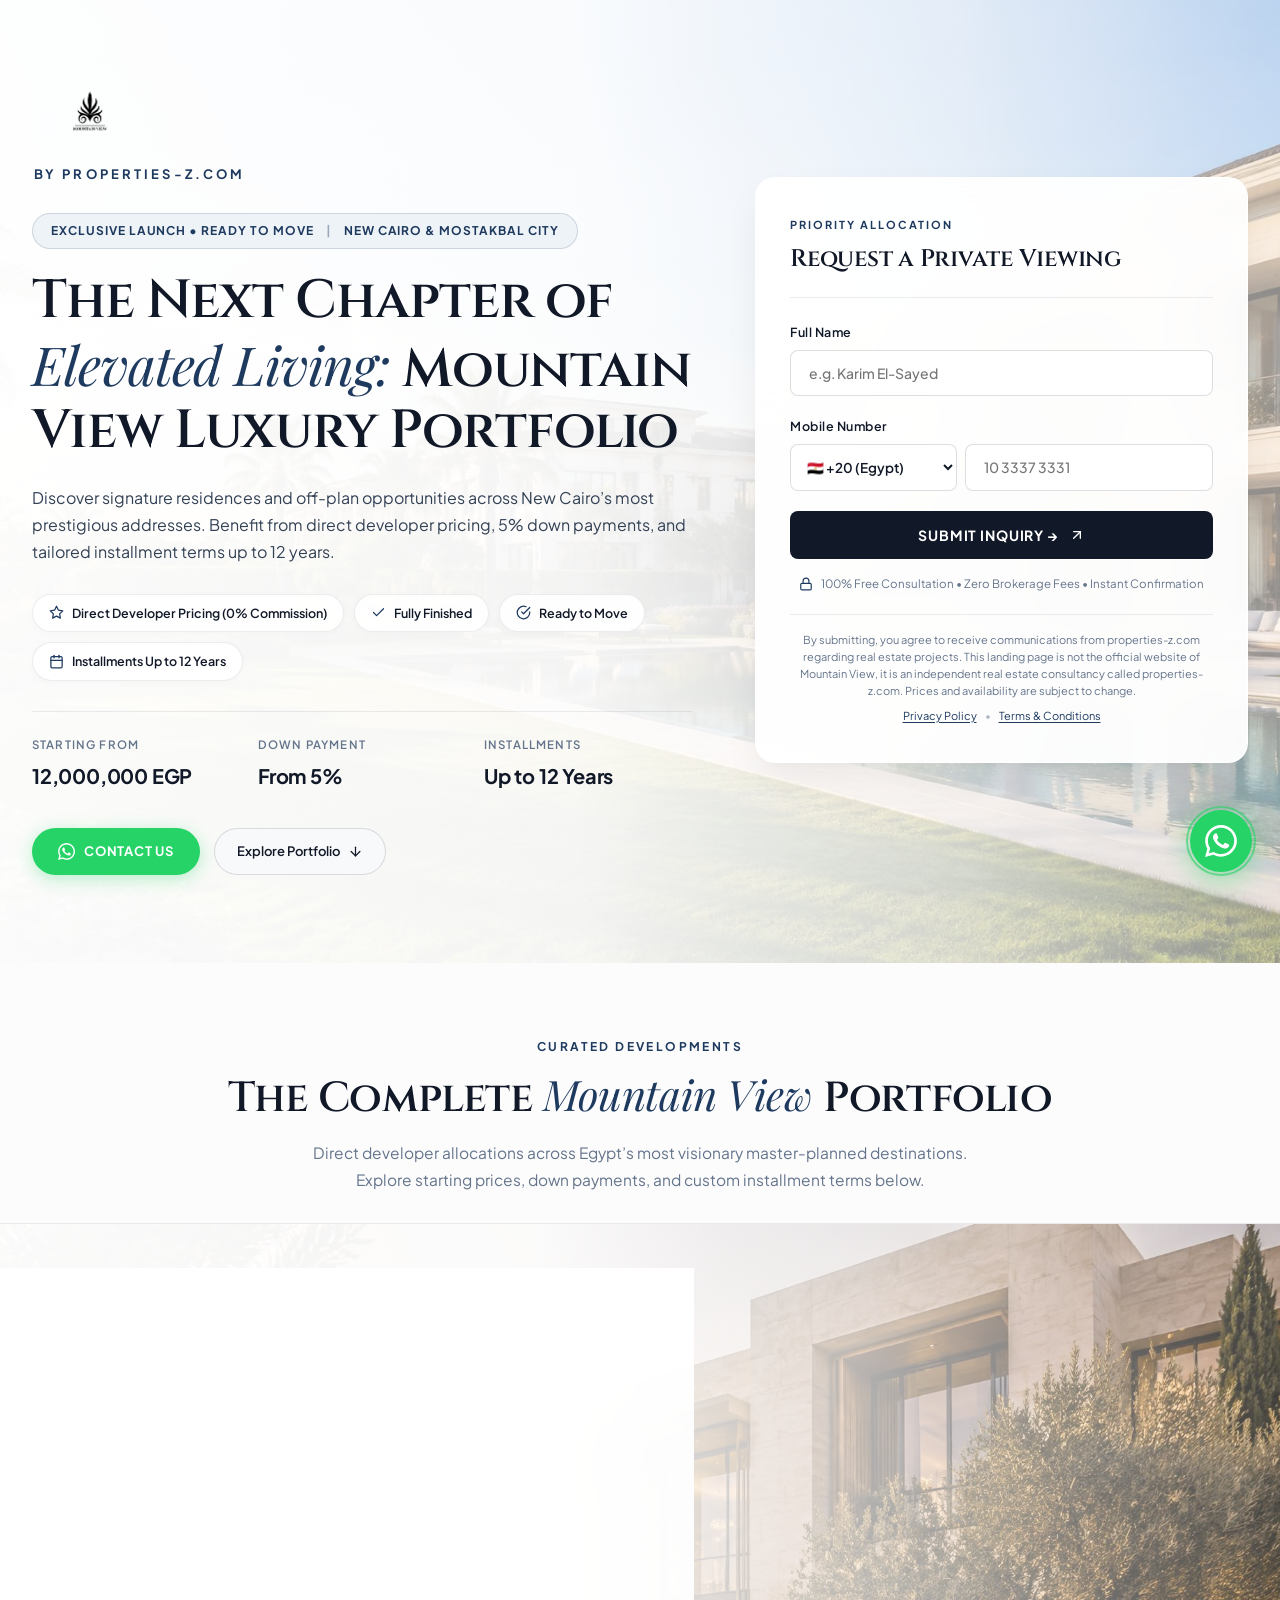
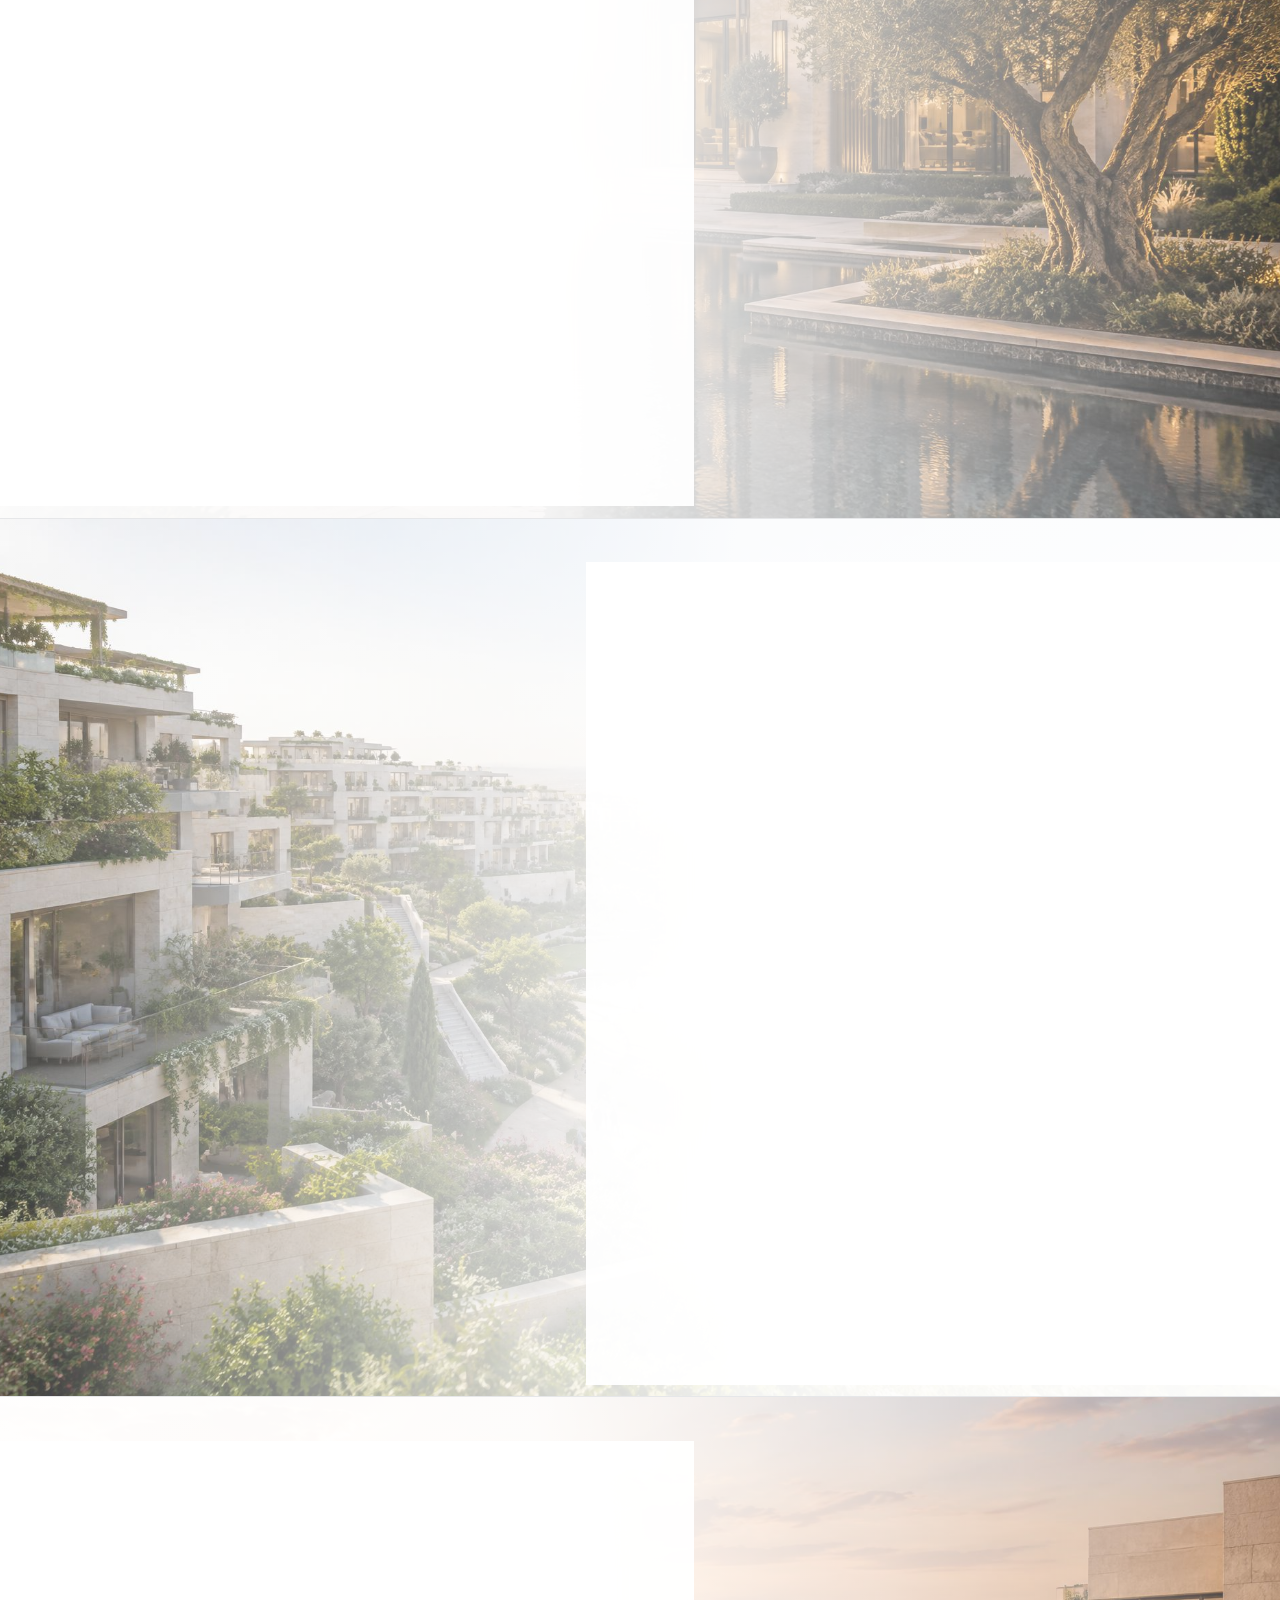
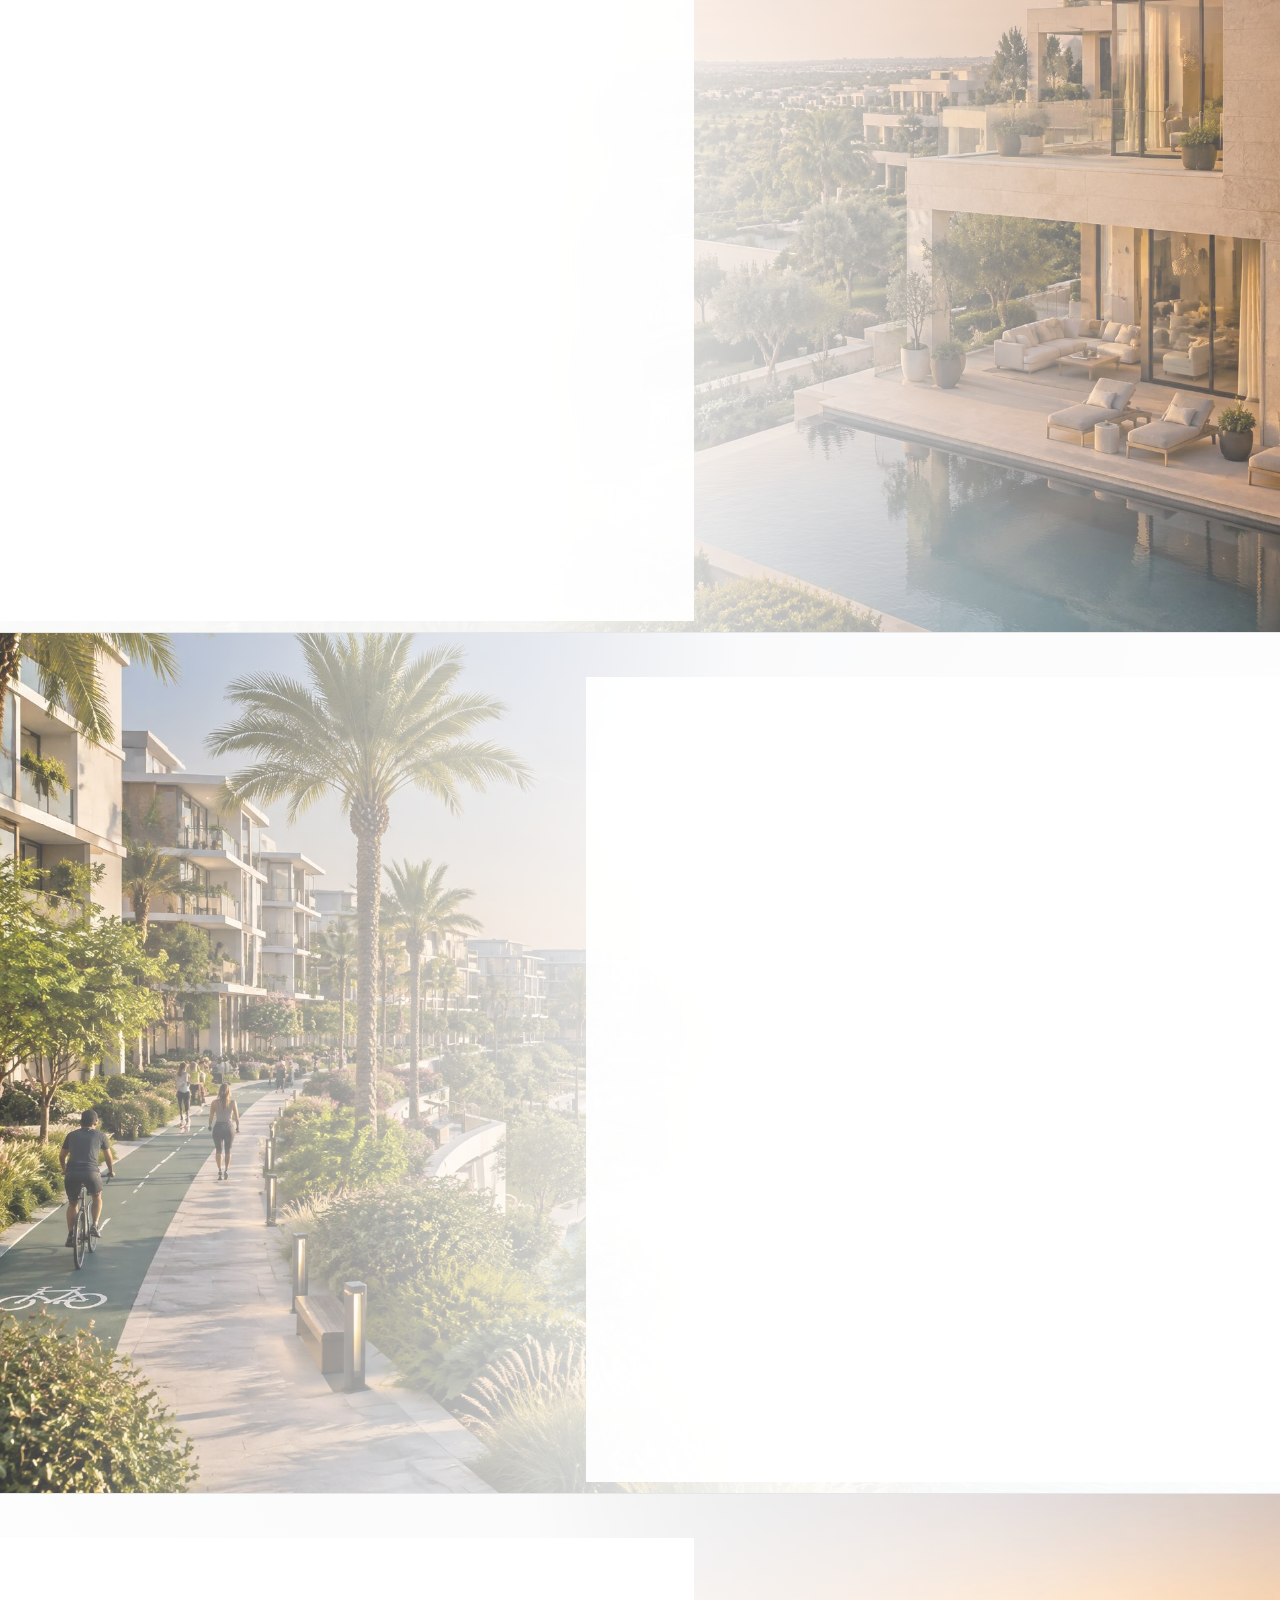
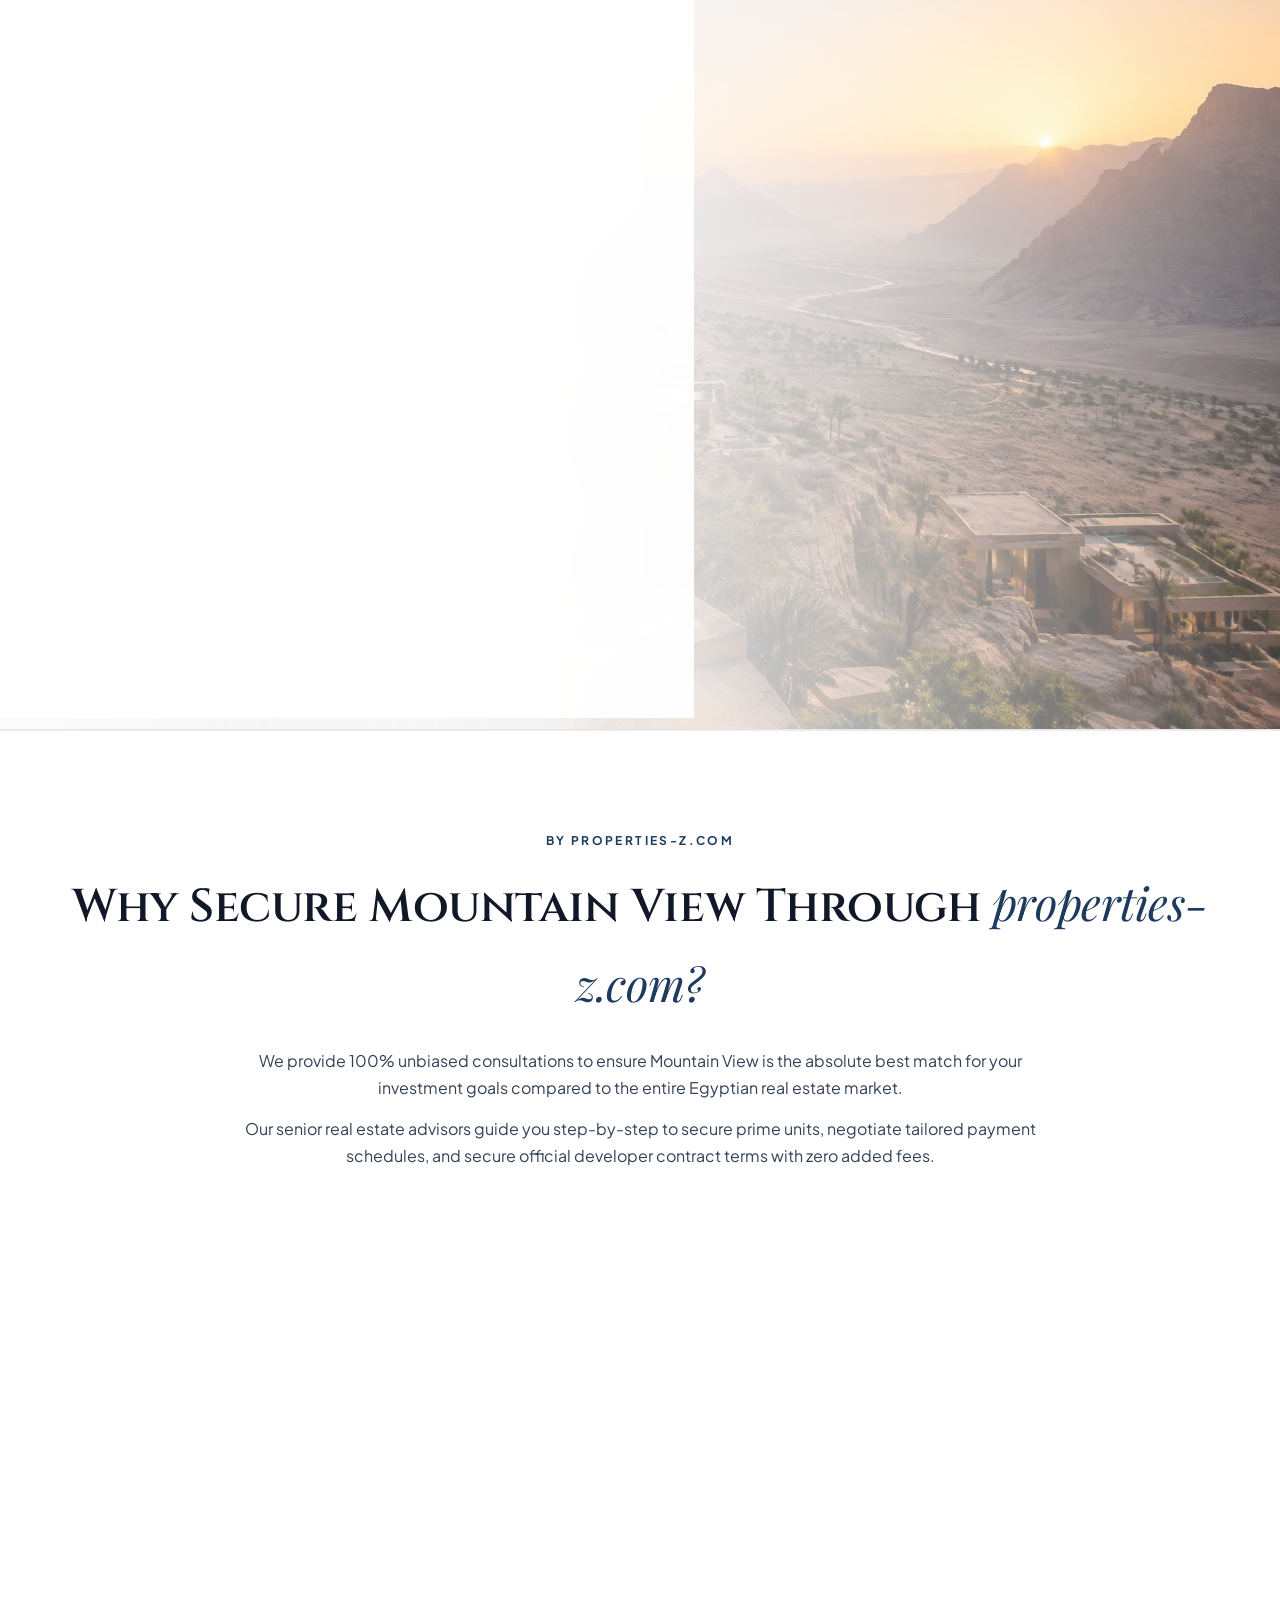
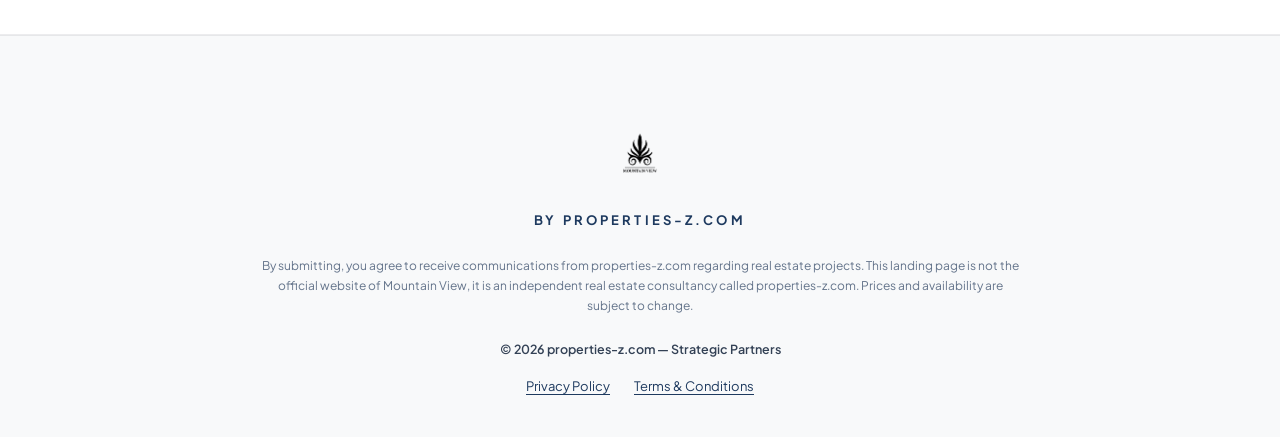
<file: index.html>
<!DOCTYPE html>
<html lang="en">
<head>
  <!-- Google tag (gtag.js) -->
  <script async src="https://www.googletagmanager.com/gtag/js?id=G-C8G81VEPNH"></script>
  <script>
    window.dataLayer = window.dataLayer || [];
    function gtag(){dataLayer.push(arguments);}
    gtag('js', new Date());

    gtag('config', 'G-C8G81VEPNH');
    gtag('config', 'AW-18462270869');
  </script>

  <!-- Event snippet for Mountain View conversion page -->
  <script>
  function gtag_report_conversion(url) {
    var callback = function () {
      if (typeof(url) != 'undefined' && url) {
        window.location = url;
      }
    };
    if (typeof gtag === 'function') {
      gtag('event', 'conversion', {
          'send_to': 'AW-18462270869/Ka2mCPrmtoIdEJXLv-NE',
          'value': 1.0,
          'currency': 'EGP',
          'event_callback': callback
      });
    } else {
      callback();
    }
    return false;
  }
  </script>

  <meta charset="utf-8" />
  <meta name="viewport" content="width=device-width, initial-scale=1.0" />
  <title>Mountain View Luxury Developments | properties-z.com</title>
  <meta name="description" content="Explore Mountain View 1.1, iCity, Hyde Park, ALIVA, and Grand Valleys luxury residences across New Cairo and Mostakbal City with properties-z.com. Direct developer allocations, flexible payment plans, and zero commission." />
  
  <!-- Open Graph / Meta -->
  <meta property="og:title" content="Mountain View Luxury Portfolio | properties-z.com" />
  <meta property="og:description" content="Unlock private access to Mountain View 1.1, iCity, Hyde Park, ALIVA & Grand Valleys. Direct developer pricing from 12M EGP with 5% down payment." />
  <meta property="og:type" content="website" />
  
  <!-- Favicon -->
  <link rel="icon" type="image/png" href="images/favicon.png" />
  
  <!-- Google Fonts: Cinzel, Playfair Display & Plus Jakarta Sans (Zero Gold Editorial Elegance) -->
  <link rel="preconnect" href="https://fonts.googleapis.com" />
  <link rel="preconnect" href="https://fonts.gstatic.com" crossorigin />
  <link href="https://fonts.googleapis.com/css2?family=Cinzel:wght@400;500;600;700&family=Playfair+Display:ital,wght@0,400;0,500;0,600;1,400;1,500&family=Plus+Jakarta+Sans:wght@300;400;500;600;700&display=swap" rel="stylesheet" />
  
  <!-- Modern Architectural Stylesheet -->
  <link rel="stylesheet" href="css/style.css" />
</head>
<body>

  <!-- Hero Section Spotlight (Top Sticky Navbar Removed, Embedded Grand Master Brand Masthead) -->
  <main>
    <section class="hero-section">
      <div class="hero-backdrop">
        <img src="images/luxury-hero.jpg" alt="Mountain View luxury villa and landscaped architectural estate" width="1920" height="1088" />
      </div>
      <div class="hero-overlay"></div>
      
      <div class="hero-content">
        <div class="hero-grid">
          
          <!-- Hero Left Column: Editorial Spotlight Content -->
          <div class="hero-text-block fade-up">
            
            <!-- Large Prominent Mountain View Master Brand Masthead -->
            <div class="hero-brand-masthead">
              <div class="master-logo">
                <img src="images/mountain-view-logo.png" alt="Mountain View Official Logo" width="475" height="392" style="max-height: 96px; width: auto; object-fit: contain;" />
              </div>
              <div class="brand-subtext">By properties-z.com</div>
            </div>

            <div class="badge-exclusive">
              <span>Exclusive Launch &bull; Ready to Move</span>
              <span class="badge-divider">|</span>
              <span>New Cairo &amp; Mostakbal City</span>
            </div>
            
            <h1 class="hero-title">
              The Next Chapter of <i>Elevated Living:</i> Mountain View Luxury Portfolio
            </h1>
            
            <p class="hero-desc">
              Discover signature residences and off-plan opportunities across New Cairo’s most prestigious addresses. Benefit from direct developer pricing, 5% down payments, and tailored installment terms up to 12 years.
            </p>

            <!-- Architectural Trust Chips (Separated Key Highlights) -->
            <div class="trust-chips-row">
              <div class="trust-chip">
                <svg xmlns="http://www.w3.org/2000/svg" viewBox="0 0 24 24" fill="none" stroke="currentColor" stroke-width="2" stroke-linecap="round" stroke-linejoin="round">
                  <path d="M12 2l3.09 6.26L22 9.27l-5 4.87 1.18 6.88L12 17.77l-6.18 3.25L7 14.14 2 9.27l6.91-1.01L12 2z"/>
                </svg>
                <span>Direct Developer Pricing (0% Commission)</span>
              </div>
              <div class="trust-chip">
                <svg xmlns="http://www.w3.org/2000/svg" viewBox="0 0 24 24" fill="none" stroke="currentColor" stroke-width="2" stroke-linecap="round" stroke-linejoin="round">
                  <polyline points="20 6 9 17 4 12"></polyline>
                </svg>
                <span>Fully Finished</span>
              </div>
              <div class="trust-chip">
                <svg xmlns="http://www.w3.org/2000/svg" viewBox="0 0 24 24" fill="none" stroke="currentColor" stroke-width="2" stroke-linecap="round" stroke-linejoin="round">
                  <path d="M22 11.08V12a10 10 0 1 1-5.93-9.14"></path>
                  <polyline points="22 4 12 14.01 9 11.01"></polyline>
                </svg>
                <span>Ready to Move</span>
              </div>
              <div class="trust-chip">
                <svg xmlns="http://www.w3.org/2000/svg" viewBox="0 0 24 24" fill="none" stroke="currentColor" stroke-width="2" stroke-linecap="round" stroke-linejoin="round">
                  <rect x="3" y="4" width="18" height="18" rx="2" ry="2"></rect>
                  <line x1="16" y1="2" x2="16" y2="6"></line>
                  <line x1="8" y1="2" x2="8" y2="6"></line>
                  <line x1="3" y1="10" x2="21" y2="10"></line>
                </svg>
                <span>Installments Up to 12 Years</span>
              </div>
            </div>
            
            <!-- Quick Project Key Figures -->
            <div class="hero-stats">
              <div class="stat-item">
                <span class="stat-label">Starting From</span>
                <p class="stat-value">12,000,000 EGP</p>
              </div>
              <div class="stat-item">
                <span class="stat-label">Down Payment</span>
                <p class="stat-value">From 5%</p>
              </div>
              <div class="stat-item">
                <span class="stat-label">Installments</span>
                <p class="stat-value">Up to 12 Years</p>
              </div>
            </div>

            <!-- Hero Action Buttons (Solid WhatsApp Green & Explore) -->
            <div class="hero-cta-action">
              <a href="https://wa.me/201033373331?text=Hello%20properties-z.com%2C%20I%20would%20like%20to%20inquire%20about%20Mountain%20View%20projects" target="_blank" rel="noreferrer" class="btn-whatsapp-hero">
                <svg style="width: 17px; height: 17px; fill: currentColor;" xmlns="http://www.w3.org/2000/svg" viewBox="0 0 24 24">
                  <path d="M.057 24l1.687-6.163c-1.041-1.804-1.588-3.849-1.587-5.946.003-6.556 5.338-11.891 11.893-11.891 3.181.001 6.167 1.24 8.413 3.488 2.245 2.248 3.481 5.236 3.48 8.414-.003 6.557-5.338 11.892-11.893 11.892-1.99-.001-3.951-.5-5.688-1.448l-6.305 1.654zm6.597-3.807c1.676.995 3.276 1.591 5.392 1.592 5.448 0 9.886-4.434 9.889-9.885.002-5.462-4.415-9.89-9.881-9.892-5.452 0-9.887 4.434-9.889 9.884-.001 2.225.651 3.891 1.746 5.634l-.999 3.648 3.742-.981zm11.387-5.464c-.074-.124-.272-.198-.57-.347-.297-.149-1.758-.868-2.031-.967-.272-.099-.47-.149-.669.149-.198.297-.768.967-.941 1.165-.173.198-.347.223-.644.074-.297-.149-1.255-.462-2.39-1.475-.883-.788-1.48-1.761-1.653-2.059-.173-.297-.018-.458.13-.606.134-.133.297-.347.446-.521.151-.172.2-.296.3-.495.099-.198.05-.372-.025-.521-.075-.148-.669-1.611-.916-2.206-.242-.579-.487-.501-.669-.51l-.57-.01c-.198 0-.52.074-.792.372s-1.04 1.016-1.04 2.479 1.065 2.876 1.213 3.074c.149.198 2.095 3.2 5.076 4.487.709.306 1.263.489 1.694.626.712.226 1.36.194 1.872.118.571-.085 1.758-.719 2.006-1.413.248-.695.248-1.29.173-1.414z"/>
                </svg>
                <span>CONTACT US</span>
              </a>
              <a href="#collection" class="btn-explore-hero">
                <span>Explore Portfolio</span>
                <svg xmlns="http://www.w3.org/2000/svg" width="15" height="15" viewBox="0 0 24 24" fill="none" stroke="currentColor" stroke-width="2" stroke-linecap="round" stroke-linejoin="round">
                  <path d="M12 5v14"></path>
                  <path d="m19 12-7 7-7-7"></path>
                </svg>
              </a>
            </div>
          </div>
          
          <!-- Hero Right Column: Frosted Glassmorphic Lead Form -->
          <div class="hero-form-wrapper fade-up">
            <div class="lead-card">

              <div class="lead-form-header">
                <span class="lead-form-badge">Priority Allocation</span>
                <h2 class="lead-form-title">Request a Private Viewing</h2>
              </div>

              <!-- In-form Success State -->
              <div id="form-success-box" class="form-success-container">
                <div class="form-success-icon">
                  <svg xmlns="http://www.w3.org/2000/svg" width="28" height="28" viewBox="0 0 24 24" fill="none" stroke="currentColor" stroke-width="2.5" stroke-linecap="round" stroke-linejoin="round">
                    <polyline points="20 6 9 17 4 12"></polyline>
                  </svg>
                </div>
                <h3 class="form-success-title">Thank You, <span class="client-name">Valued Client</span>!</h3>
                <p class="form-success-text">Your inquiry has been received. Our senior property advisor will reach out to you shortly with full brochures and pricing.</p>
                <a href="https://wa.me/201033373331?text=Hello%20properties-z.com%2C%20I%20just%20submitted%20my%20inquiry%20and%20would%20like%20to%20connect%20immediately" target="_blank" rel="noreferrer" class="form-success-wa">
                  <span>Chat on WhatsApp Now &rarr;</span>
                </a>
              </div>
              
              <!-- Minimalist Lead Form (Full Name & Phone Number with Country Code Dropdown) -->
              <form id="lead-form" class="lead-form" novalidate>
                <input type="hidden" id="projectInterest" name="projectInterest" value="Mountain View 1.1 Golden Square" />

                <div class="form-group">
                  <label class="form-label" for="fullName">Full Name</label>
                  <div class="input-wrapper">
                    <input 
                      type="text" 
                      id="fullName" 
                      name="fullName" 
                      class="form-input" 
                      placeholder="e.g. Karim El-Sayed" 
                      required 
                      minlength="2" 
                      autocomplete="name" 
                    />
                  </div>
                </div>
                
                <div class="form-group">
                  <label class="form-label" for="phoneNumber">Mobile Number</label>
                  <div class="phone-input-row">
                    <select id="countryCode" name="countryCode" class="country-select" aria-label="Country Code">
                      <option value="+20" selected>🇪🇬 +20 (Egypt)</option>
                      <option value="+966">🇸🇦 +966 (KSA)</option>
                      <option value="+971">🇦🇪 +971 (UAE)</option>
                      <option value="+965">🇰🇼 +965 (Kuwait)</option>
                      <option value="+974">🇶🇦 +974 (Qatar)</option>
                      <option value="+973">🇧🇭 +973 (Bahrain)</option>
                      <option value="+968">🇴🇲 +968 (Oman)</option>
                      <option value="+962">🇯🇴 +962 (Jordan)</option>
                      <option value="+961">🇱🇧 +961 (Lebanon)</option>
                      <option value="+964">🇮🇶 +964 (Iraq)</option>
                      <option value="+218">🇱🇾 +218 (Libya)</option>
                      <option value="+249">🇸🇩 +249 (Sudan)</option>
                      <option value="+212">🇲🇦 +212 (Morocco)</option>
                      <option value="+216">🇹🇳 +216 (Tunisia)</option>
                      <option value="+213">🇩🇿 +213 (Algeria)</option>
                      <option value="+1">🇺🇸 +1 (US/CA)</option>
                      <option value="+44">🇬🇧 +44 (UK)</option>
                      <option value="+49">🇩🇪 +49 (Germany)</option>
                      <option value="+33">🇫🇷 +33 (France)</option>
                      <option value="+39">🇮🇹 +39 (Italy)</option>
                      <option value="+90">🇹🇷 +90 (Turkey)</option>
                    </select>
                    <input 
                      type="tel" 
                      id="phoneNumber" 
                      name="phoneNumber" 
                      class="phone-number-input" 
                      placeholder="10 3337 3331" 
                      required 
                      minlength="7" 
                      inputmode="tel" 
                      autocomplete="tel" 
                    />
                  </div>
                </div>
                
                <button type="submit" class="btn-submit">
                  <span class="btn-text">Submit Inquiry &rarr;</span>
                  <svg class="btn-icon" xmlns="http://www.w3.org/2000/svg" viewBox="0 0 24 24" fill="none" stroke="currentColor" stroke-width="2" stroke-linecap="round" stroke-linejoin="round">
                    <path d="M7 7h10v10"></path>
                    <path d="M7 17 17 7"></path>
                  </svg>
                  <div class="spinner"></div>
                </button>

                <div class="submit-guarantee">
                  <svg xmlns="http://www.w3.org/2000/svg" viewBox="0 0 24 24" fill="none" stroke="currentColor" stroke-width="2" stroke-linecap="round" stroke-linejoin="round">
                    <rect x="3" y="11" width="18" height="11" rx="2" ry="2"></rect>
                    <path d="M7 11V7a5 5 0 0 1 10 0v4"></path>
                  </svg>
                  <span>100% Free Consultation &bull; Zero Brokerage Fees &bull; Instant Confirmation</span>
                </div>
              </form>
              
              <!-- Mandatory Form Disclaimer -->
              <div class="form-disclaimer">
                By submitting, you agree to receive communications from properties-z.com regarding real estate projects. This landing page is not the official website of Mountain View, it is an independent real estate consultancy called properties-z.com. Prices and availability are subject to change.
                <div style="margin-top: 8px;">
                  <a href="privacy-policy.html">Privacy Policy</a>
                  <span style="margin: 0 6px; opacity: 0.5;">&bull;</span>
                  <a href="terms-conditions.html">Terms &amp; Conditions</a>
                </div>
              </div>
            </div>
          </div>
          
        </div>
      </div>
    </section>

    <!-- Collection Header Intro Banner -->
    <section class="collection-header-section">
      <div class="collection-header-container">
        <span class="section-label">Curated Developments</span>
        <h2 class="section-title">The Complete <i>Mountain View</i> Portfolio</h2>
        <p class="section-subtitle">
          Direct developer allocations across Egypt’s most visionary master-planned destinations. Explore starting prices, down payments, and custom installment terms below.
        </p>
      </div>
    </section>

    <!-- Complete Project Inventory Showcase -->
    <div id="collection">
      
      <!-- Project 01: Mountain View 1.1 -->
      <section class="collection-section">
        <div class="collection-backdrop">
          <img src="images/mountain-view-11.jpg" alt="Mountain View 1.1 luxury residences in Golden Square New Cairo" loading="lazy" width="1920" height="1280" />
        </div>
        <div class="gradient-overlay-left"></div>
        
        <div class="collection-container">
          <div class="project-panel fade-up">
            <div class="project-meta-tag">
              <span class="project-number">01</span>
              <span class="project-line"></span>
              <span class="project-location">
                <svg class="location-icon" xmlns="http://www.w3.org/2000/svg" viewBox="0 0 24 24" fill="none" stroke="currentColor" stroke-width="2" stroke-linecap="round" stroke-linejoin="round">
                  <path d="M20 10c0 4.993-5.539 10.193-7.399 11.799a1 1 0 0 1-1.202 0C9.539 20.193 4 14.993 4 10a8 8 0 0 1 16 0"></path>
                  <circle cx="12" cy="10" r="3"></circle>
                </svg>
                Golden Square, New Cairo
              </span>
            </div>
            
            <!-- Noticeably Larger Sub-Project Logo -->
            <div class="project-brand-logo">
              <img src="images/mountain-view-11-logo.png" alt="Mountain View 1.1 Logo" style="max-height: 85px; width: auto; object-fit: contain;" />
            </div>

            <!-- Standalone Project Highlight Badges: Distinct 'Fully Finished' & 'Ready to Move' Tags -->
            <div class="project-badges-group">
              <span class="project-badge-pill">Fully Finished</span>
              <span class="project-badge-pill">Ready to Move</span>
              <span class="project-badge-pill">Immediate Handover</span>
            </div>
            
            <p class="project-desc">
              The flagship milestone release in New Cairo. Mountain View 1.1 delivers signature luxury homes situated within an established, vibrant, top-tier gated community in the heart of Golden Square.
            </p>
            
            <!-- Separated Key Highlight Bullet Items: Standalone 'Fully Finished' & 'Ready to Move' -->
            <div class="features-grid features-grid-4">
              <div class="feature-pill">
                <span class="feature-num">01</span>
                <span class="feature-title">Fully Finished</span>
              </div>
              <div class="feature-pill">
                <span class="feature-num">02</span>
                <span class="feature-title">Ready to Move</span>
              </div>
              <div class="feature-pill">
                <span class="feature-num">03</span>
                <span class="feature-title">Established Prime Community</span>
              </div>
              <div class="feature-pill">
                <span class="feature-num">04</span>
                <span class="feature-title">Immediate &amp; Near-Term Handover</span>
              </div>
            </div>
            
            <div class="pricing-grid">
              <div class="pricing-pill">
                <span class="pricing-label">Starting From</span>
                <p class="pricing-value">16,500,000 EGP</p>
              </div>
              <div class="pricing-pill">
                <span class="pricing-label">Down Payment</span>
                <p class="pricing-value">10%</p>
              </div>
              <div class="pricing-pill">
                <span class="pricing-label">Installments</span>
                <p class="pricing-value">7 Years</p>
              </div>
            </div>
            
            <div class="project-cta-group">
              <a href="https://wa.me/201033373331?text=I%20am%20inquiring%20about%20Mountain%20View%201.1" target="_blank" rel="noreferrer" class="btn-whatsapp-project">
                <svg xmlns="http://www.w3.org/2000/svg" viewBox="0 0 24 24">
                  <path d="M.057 24l1.687-6.163c-1.041-1.804-1.588-3.849-1.587-5.946.003-6.556 5.338-11.891 11.893-11.891 3.181.001 6.167 1.24 8.413 3.488 2.245 2.248 3.481 5.236 3.48 8.414-.003 6.557-5.338 11.892-11.893 11.892-1.99-.001-3.951-.5-5.688-1.448l-6.305 1.654zm6.597-3.807c1.676.995 3.276 1.591 5.392 1.592 5.448 0 9.886-4.434 9.889-9.885.002-5.462-4.415-9.89-9.881-9.892-5.452 0-9.887 4.434-9.889 9.884-.001 2.225.651 3.891 1.746 5.634l-.999 3.648 3.742-.981zm11.387-5.464c-.074-.124-.272-.198-.57-.347-.297-.149-1.758-.868-2.031-.967-.272-.099-.47-.149-.669.149-.198.297-.768.967-.941 1.165-.173.198-.347.223-.644.074-.297-.149-1.255-.462-2.39-1.475-.883-.788-1.48-1.761-1.653-2.059-.173-.297-.018-.458.13-.606.134-.133.297-.347.446-.521.151-.172.2-.296.3-.495.099-.198.05-.372-.025-.521-.075-.148-.669-1.611-.916-2.206-.242-.579-.487-.501-.669-.51l-.57-.01c-.198 0-.52.074-.792.372s-1.04 1.016-1.04 2.479 1.065 2.876 1.213 3.074c.149.198 2.095 3.2 5.076 4.487.709.306 1.263.489 1.694.626.712.226 1.36.194 1.872.118.571-.085 1.758-.719 2.006-1.413.248-.695.248-1.29.173-1.414z"/>
                </svg>
                <span>CONTACT US</span>
              </a>
              <button type="button" class="btn-request-project trigger-project-form" data-project="Mountain View 1.1 Golden Square">
                <span>Request Floor Plans &amp; Prices</span>
              </button>
            </div>
          </div>
        </div>
      </section>

      <!-- Project 02: Mountain View iCity -->
      <section class="collection-section">
        <div class="collection-backdrop">
          <img src="images/icity.jpg" alt="Mountain View iCity luxury residences in New Cairo" loading="lazy" width="1920" height="1280" />
        </div>
        <div class="gradient-overlay-right"></div>
        
        <div class="collection-container align-right">
          <div class="project-panel fade-up">
            <div class="project-meta-tag">
              <span class="project-number">02</span>
              <span class="project-line"></span>
              <span class="project-location">
                <svg class="location-icon" xmlns="http://www.w3.org/2000/svg" viewBox="0 0 24 24" fill="none" stroke="currentColor" stroke-width="2" stroke-linecap="round" stroke-linejoin="round">
                  <path d="M20 10c0 4.993-5.539 10.193-7.399 11.799a1 1 0 0 1-1.202 0C9.539 20.193 4 14.993 4 10a8 8 0 0 1 16 0"></path>
                  <circle cx="12" cy="10" r="3"></circle>
                </svg>
                15 Mins from AUC, New Cairo
              </span>
            </div>
            
            <!-- Noticeably Larger Sub-Project Logo -->
            <div class="project-brand-logo">
              <img src="images/icity-logo.png" alt="Mountain View iCity Logo" style="max-height: 85px; width: auto; object-fit: contain;" />
            </div>

            <div class="project-highlights-tag">
              Signature i-Villas, Sky Villas &amp; Park Mansions &bull; 4D Car-Free Living
            </div>
            
            <p class="project-desc">
              An innovative master-planned smart city designed around multi-tiered 4D living. Enjoy a vehicle-free pedestrian lifestyle surrounded by expansive green islands, sports clubs, international schools, and serene canal waterways.
            </p>
            
            <div class="features-grid">
              <div class="feature-pill">
                <span class="feature-num">01</span>
                <span class="feature-title">Revolutionary 4D Living &amp; Car-Free Zones</span>
              </div>
              <div class="feature-pill">
                <span class="feature-num">02</span>
                <span class="feature-title">Sprawling Central Green Parks</span>
              </div>
              <div class="feature-pill">
                <span class="feature-num">03</span>
                <span class="feature-title">International Leisure &amp; Social Hubs</span>
              </div>
            </div>
            
            <div class="pricing-grid">
              <div class="pricing-pill">
                <span class="pricing-label">Starting From</span>
                <p class="pricing-value">15,000,000 EGP</p>
              </div>
              <div class="pricing-pill">
                <span class="pricing-label">Down Payment</span>
                <p class="pricing-value">5%</p>
              </div>
              <div class="pricing-pill">
                <span class="pricing-label">Installments</span>
                <p class="pricing-value">8 Years</p>
              </div>
            </div>
            
            <div class="project-cta-group">
              <a href="https://wa.me/201033373331?text=I%20am%20inquiring%20about%20Mountain%20View%20iCity" target="_blank" rel="noreferrer" class="btn-whatsapp-project">
                <svg xmlns="http://www.w3.org/2000/svg" viewBox="0 0 24 24">
                  <path d="M.057 24l1.687-6.163c-1.041-1.804-1.588-3.849-1.587-5.946.003-6.556 5.338-11.891 11.893-11.891 3.181.001 6.167 1.24 8.413 3.488 2.245 2.248 3.481 5.236 3.48 8.414-.003 6.557-5.338 11.892-11.893 11.892-1.99-.001-3.951-.5-5.688-1.448l-6.305 1.654zm6.597-3.807c1.676.995 3.276 1.591 5.392 1.592 5.448 0 9.886-4.434 9.889-9.885.002-5.462-4.415-9.89-9.881-9.892-5.452 0-9.887 4.434-9.889 9.884-.001 2.225.651 3.891 1.746 5.634l-.999 3.648 3.742-.981zm11.387-5.464c-.074-.124-.272-.198-.57-.347-.297-.149-1.758-.868-2.031-.967-.272-.099-.47-.149-.669.149-.198.297-.768.967-.941 1.165-.173.198-.347.223-.644.074-.297-.149-1.255-.462-2.39-1.475-.883-.788-1.48-1.761-1.653-2.059-.173-.297-.018-.458.13-.606.134-.133.297-.347.446-.521.151-.172.2-.296.3-.495.099-.198.05-.372-.025-.521-.075-.148-.669-1.611-.916-2.206-.242-.579-.487-.501-.669-.51l-.57-.01c-.198 0-.52.074-.792.372s-1.04 1.016-1.04 2.479 1.065 2.876 1.213 3.074c.149.198 2.095 3.2 5.076 4.487.709.306 1.263.489 1.694.626.712.226 1.36.194 1.872.118.571-.085 1.758-.719 2.006-1.413.248-.695.248-1.29.173-1.414z"/>
                </svg>
                <span>CONTACT US</span>
              </a>
              <button type="button" class="btn-request-project trigger-project-form" data-project="Mountain View iCity New Cairo">
                <span>Request Floor Plans &amp; Prices</span>
              </button>
            </div>
          </div>
        </div>
      </section>

      <!-- Project 03: Mountain View Hyde Park -->
      <section class="collection-section">
        <div class="collection-backdrop">
          <img src="images/hyde-park.jpg" alt="Mountain View Hyde Park residences overlooking Central Park" loading="lazy" width="1920" height="1280" />
        </div>
        <div class="gradient-overlay-left"></div>
        
        <div class="collection-container">
          <div class="project-panel fade-up">
            <div class="project-meta-tag">
              <span class="project-number">03</span>
              <span class="project-line"></span>
              <span class="project-location">
                <svg class="location-icon" xmlns="http://www.w3.org/2000/svg" viewBox="0 0 24 24" fill="none" stroke="currentColor" stroke-width="2" stroke-linecap="round" stroke-linejoin="round">
                  <path d="M20 10c0 4.993-5.539 10.193-7.399 11.799a1 1 0 0 1-1.202 0C9.539 20.193 4 14.993 4 10a8 8 0 0 1 16 0"></path>
                  <circle cx="12" cy="10" r="3"></circle>
                </svg>
                Direct Access to 90th St, New Cairo
              </span>
            </div>
            
            <!-- Noticeably Larger Sub-Project Logo -->
            <div class="project-brand-logo">
              <img src="images/hyde-park-logo.png" alt="Mountain View Hyde Park Logo" style="max-height: 85px; width: auto; object-fit: contain;" />
            </div>

            <div class="project-highlights-tag">
              Signature i-Villas &amp; Grand Penthouses &bull; Overlooking Central Park
            </div>
            
            <p class="project-desc">
              Spread across 200 serene acres in the most coveted district of New Cairo. Offering signature i-Villas and grand standalone residences surrounded by majestic royal lakes and sweeping nature reserves.
            </p>
            
            <div class="features-grid">
              <div class="feature-pill">
                <span class="feature-num">01</span>
                <span class="feature-title">200 Acres of Master-Planned Greenery</span>
              </div>
              <div class="feature-pill">
                <span class="feature-num">02</span>
                <span class="feature-title">Exclusive Signature i-Villas</span>
              </div>
              <div class="feature-pill">
                <span class="feature-num">03</span>
                <span class="feature-title">Expansive Central Landscape Vistas</span>
              </div>
            </div>
            
            <div class="pricing-grid">
              <div class="pricing-pill">
                <span class="pricing-label">Starting From</span>
                <p class="pricing-value">19,000,000 EGP</p>
              </div>
              <div class="pricing-pill">
                <span class="pricing-label">Down Payment</span>
                <p class="pricing-value">25%</p>
              </div>
              <div class="pricing-pill">
                <span class="pricing-label">Installments</span>
                <p class="pricing-value">7 Years</p>
              </div>
            </div>
            
            <div class="project-cta-group">
              <a href="https://wa.me/201033373331?text=I%20am%20inquiring%20about%20Mountain%20View%20Hyde%20Park" target="_blank" rel="noreferrer" class="btn-whatsapp-project">
                <svg xmlns="http://www.w3.org/2000/svg" viewBox="0 0 24 24">
                  <path d="M.057 24l1.687-6.163c-1.041-1.804-1.588-3.849-1.587-5.946.003-6.556 5.338-11.891 11.893-11.891 3.181.001 6.167 1.24 8.413 3.488 2.245 2.248 3.481 5.236 3.48 8.414-.003 6.557-5.338 11.892-11.893 11.892-1.99-.001-3.951-.5-5.688-1.448l-6.305 1.654zm6.597-3.807c1.676.995 3.276 1.591 5.392 1.592 5.448 0 9.886-4.434 9.889-9.885.002-5.462-4.415-9.89-9.881-9.892-5.452 0-9.887 4.434-9.889 9.884-.001 2.225.651 3.891 1.746 5.634l-.999 3.648 3.742-.981zm11.387-5.464c-.074-.124-.272-.198-.57-.347-.297-.149-1.758-.868-2.031-.967-.272-.099-.47-.149-.669.149-.198.297-.768.967-.941 1.165-.173.198-.347.223-.644.074-.297-.149-1.255-.462-2.39-1.475-.883-.788-1.48-1.761-1.653-2.059-.173-.297-.018-.458.13-.606.134-.133.297-.347.446-.521.151-.172.2-.296.3-.495.099-.198.05-.372-.025-.521-.075-.148-.669-1.611-.916-2.206-.242-.579-.487-.501-.669-.51l-.57-.01c-.198 0-.52.074-.792.372s-1.04 1.016-1.04 2.479 1.065 2.876 1.213 3.074c.149.198 2.095 3.2 5.076 4.487.709.306 1.263.489 1.694.626.712.226 1.36.194 1.872.118.571-.085 1.758-.719 2.006-1.413.248-.695.248-1.29.173-1.414z"/>
                </svg>
                <span>CONTACT US</span>
              </a>
              <button type="button" class="btn-request-project trigger-project-form" data-project="Mountain View Hyde Park New Cairo">
                <span>Request Floor Plans &amp; Prices</span>
              </button>
            </div>
          </div>
        </div>
      </section>

      <!-- Project 04: Mountain View ALIVA -->
      <section class="collection-section">
        <div class="collection-backdrop">
          <img src="images/aliva.jpg" alt="ALIVA Mostakbal City luxury master-planned community" loading="lazy" width="1920" height="1280" />
        </div>
        <div class="gradient-overlay-right"></div>
        
        <div class="collection-container align-right">
          <div class="project-panel fade-up">
            <div class="project-meta-tag">
              <span class="project-number">04</span>
              <span class="project-line"></span>
              <span class="project-location">
                <svg class="location-icon" xmlns="http://www.w3.org/2000/svg" viewBox="0 0 24 24" fill="none" stroke="currentColor" stroke-width="2" stroke-linecap="round" stroke-linejoin="round">
                  <path d="M20 10c0 4.993-5.539 10.193-7.399 11.799a1 1 0 0 1-1.202 0C9.539 20.193 4 14.993 4 10a8 8 0 0 1 16 0"></path>
                  <circle cx="12" cy="10" r="3"></circle>
                </svg>
                Strategic Mostakbal City Corridor
              </span>
            </div>
            
            <!-- Noticeably Larger Sub-Project Logo -->
            <div class="project-brand-logo">
              <img src="images/aliva-logo.png" alt="Mountain View ALIVA Logo" style="max-height: 70px; width: auto; object-fit: contain;" />
            </div>

            <div class="project-highlights-tag">
              Laguna Beach Houses &amp; River Park Mansions &bull; 12-Year Installments
            </div>
            
            <p class="project-desc">
              Mountain View’s largest city of experiences in Mostakbal City. Featuring responsive organic architecture, shimmering swimmable lagoons, winding waterways, and expansive recreational trails just minutes from the New Capital.
            </p>
            
            <div class="features-grid">
              <div class="feature-pill">
                <span class="feature-num">01</span>
                <span class="feature-title">City of Experiences &amp; Integrated Living</span>
              </div>
              <div class="feature-pill">
                <span class="feature-num">02</span>
                <span class="feature-title">Expansive Green Pedestrian Corridors</span>
              </div>
              <div class="feature-pill">
                <span class="feature-num">03</span>
                <span class="feature-title">Strategic Mostakbal City Location</span>
              </div>
            </div>
            
            <div class="pricing-grid">
              <div class="pricing-pill">
                <span class="pricing-label">Starting From</span>
                <p class="pricing-value">12,000,000 EGP</p>
              </div>
              <div class="pricing-pill">
                <span class="pricing-label">Down Payment</span>
                <p class="pricing-value">5%</p>
              </div>
              <div class="pricing-pill">
                <span class="pricing-label">Installments</span>
                <p class="pricing-value">12 Years</p>
              </div>
            </div>
            
            <div class="project-cta-group">
              <a href="https://wa.me/201033373331?text=I%20am%20inquiring%20about%20ALIVA" target="_blank" rel="noreferrer" class="btn-whatsapp-project">
                <svg xmlns="http://www.w3.org/2000/svg" viewBox="0 0 24 24">
                  <path d="M.057 24l1.687-6.163c-1.041-1.804-1.588-3.849-1.587-5.946.003-6.556 5.338-11.891 11.893-11.891 3.181.001 6.167 1.24 8.413 3.488 2.245 2.248 3.481 5.236 3.48 8.414-.003 6.557-5.338 11.892-11.893 11.892-1.99-.001-3.951-.5-5.688-1.448l-6.305 1.654zm6.597-3.807c1.676.995 3.276 1.591 5.392 1.592 5.448 0 9.886-4.434 9.889-9.885.002-5.462-4.415-9.89-9.881-9.892-5.452 0-9.887 4.434-9.889 9.884-.001 2.225.651 3.891 1.746 5.634l-.999 3.648 3.742-.981zm11.387-5.464c-.074-.124-.272-.198-.57-.347-.297-.149-1.758-.868-2.031-.967-.272-.099-.47-.149-.669.149-.198.297-.768.967-.941 1.165-.173.198-.347.223-.644.074-.297-.149-1.255-.462-2.39-1.475-.883-.788-1.48-1.761-1.653-2.059-.173-.297-.018-.458.13-.606.134-.133.297-.347.446-.521.151-.172.2-.296.3-.495.099-.198.05-.372-.025-.521-.075-.148-.669-1.611-.916-2.206-.242-.579-.487-.501-.669-.51l-.57-.01c-.198 0-.52.074-.792.372s-1.04 1.016-1.04 2.479 1.065 2.876 1.213 3.074c.149.198 2.095 3.2 5.076 4.487.709.306 1.263.489 1.694.626.712.226 1.36.194 1.872.118.571-.085 1.758-.719 2.006-1.413.248-.695.248-1.29.173-1.414z"/>
                </svg>
                <span>CONTACT US</span>
              </a>
              <button type="button" class="btn-request-project trigger-project-form" data-project="Mountain View ALIVA Mostakbal City">
                <span>Request Floor Plans &amp; Prices</span>
              </button>
            </div>
          </div>
        </div>
      </section>

      <!-- Project 05: Mountain View Grand Valleys -->
      <section class="collection-section">
        <div class="collection-backdrop">
          <img src="images/grand-valleys.jpg" alt="Mountain View Grand Valleys luxury private valley mansions" loading="lazy" width="1920" height="1280" />
        </div>
        <div class="gradient-overlay-left"></div>
        
        <div class="collection-container">
          <div class="project-panel fade-up">
            <div class="project-meta-tag">
              <span class="project-number">05</span>
              <span class="project-line"></span>
              <span class="project-location">
                <svg class="location-icon" xmlns="http://www.w3.org/2000/svg" viewBox="0 0 24 24" fill="none" stroke="currentColor" stroke-width="2" stroke-linecap="round" stroke-linejoin="round">
                  <path d="M20 10c0 4.993-5.539 10.193-7.399 11.799a1 1 0 0 1-1.202 0C9.539 20.193 4 14.993 4 10a8 8 0 0 1 16 0"></path>
                  <circle cx="12" cy="10" r="3"></circle>
                </svg>
                New Cairo Prestige District
              </span>
            </div>
            
            <!-- Noticeably Larger Sub-Project Logo -->
            <div class="project-brand-logo">
              <img src="images/grand-valleys-logo.png" alt="Mountain View Grand Valleys Logo" style="max-height: 85px; width: auto; object-fit: contain;" />
            </div>

            <div class="project-highlights-tag">
              Private Valley Mansions &bull; Panoramic Natural Topography
            </div>
            
            <p class="project-desc">
              An ultra-exclusive collection of spacious luxury homes offering expansive natural topography, panoramic valley vistas, and maximum privacy for elite living.
            </p>
            
            <div class="features-grid">
              <div class="feature-pill">
                <span class="feature-num">01</span>
                <span class="feature-title">Grand Architectural Footprints</span>
              </div>
              <div class="feature-pill">
                <span class="feature-num">02</span>
                <span class="feature-title">Expansive Natural Valley Topography</span>
              </div>
              <div class="feature-pill">
                <span class="feature-num">03</span>
                <span class="feature-title">Maximum Privacy &amp; Exclusivity</span>
              </div>
            </div>
            
            <div class="pricing-grid">
              <div class="pricing-pill">
                <span class="pricing-label">Starting From</span>
                <p class="pricing-value">30,400,000 EGP</p>
              </div>
              <div class="pricing-pill">
                <span class="pricing-label">Down Payment</span>
                <p class="pricing-value">5%</p>
              </div>
              <div class="pricing-pill">
                <span class="pricing-label">Installments</span>
                <p class="pricing-value">10 Years</p>
              </div>
            </div>
            
            <div class="project-cta-group">
              <a href="https://wa.me/201033373331?text=I%20am%20inquiring%20about%20Mountain%20View%20Grand%20Valleys" target="_blank" rel="noreferrer" class="btn-whatsapp-project">
                <svg xmlns="http://www.w3.org/2000/svg" viewBox="0 0 24 24">
                  <path d="M.057 24l1.687-6.163c-1.041-1.804-1.588-3.849-1.587-5.946.003-6.556 5.338-11.891 11.893-11.891 3.181.001 6.167 1.24 8.413 3.488 2.245 2.248 3.481 5.236 3.48 8.414-.003 6.557-5.338 11.892-11.893 11.892-1.99-.001-3.951-.5-5.688-1.448l-6.305 1.654zm6.597-3.807c1.676.995 3.276 1.591 5.392 1.592 5.448 0 9.886-4.434 9.889-9.885.002-5.462-4.415-9.89-9.881-9.892-5.452 0-9.887 4.434-9.889 9.884-.001 2.225.651 3.891 1.746 5.634l-.999 3.648 3.742-.981zm11.387-5.464c-.074-.124-.272-.198-.57-.347-.297-.149-1.758-.868-2.031-.967-.272-.099-.47-.149-.669.149-.198.297-.768.967-.941 1.165-.173.198-.347.223-.644.074-.297-.149-1.255-.462-2.39-1.475-.883-.788-1.48-1.761-1.653-2.059-.173-.297-.018-.458.13-.606.134-.133.297-.347.446-.521.151-.172.2-.296.3-.495.099-.198.05-.372-.025-.521-.075-.148-.669-1.611-.916-2.206-.242-.579-.487-.501-.669-.51l-.57-.01c-.198 0-.52.074-.792.372s-1.04 1.016-1.04 2.479 1.065 2.876 1.213 3.074c.149.198 2.095 3.2 5.076 4.487.709.306 1.263.489 1.694.626.712.226 1.36.194 1.872.118.571-.085 1.758-.719 2.006-1.413.248-.695.248-1.29.173-1.414z"/>
                </svg>
                <span>CONTACT US</span>
              </a>
              <button type="button" class="btn-request-project trigger-project-form" data-project="Mountain View Grand Valleys New Cairo">
                <span>Request Floor Plans &amp; Prices</span>
              </button>
            </div>
          </div>
        </div>
      </section>

    </div>

    <!-- The properties-z.com Advantage Section (High Architectural Editorial Grid) -->
    <section class="advantage-section">
      <div class="advantage-container">
        <div class="advantage-badge fade-up">By properties-z.com</div>
        
        <h2 class="advantage-title fade-up">
          Why Secure Mountain View Through <i>properties-z.com?</i>
        </h2>
        
        <p class="advantage-subtitle fade-up">
          We provide 100% unbiased consultations to ensure Mountain View is the absolute best match for your investment goals compared to the entire Egyptian real estate market.
        </p>
        
        <p class="advantage-subtitle fade-up" style="margin-top: 14px;">
          Our senior real estate advisors guide you step-by-step to secure prime units, negotiate tailored payment schedules, and secure official developer contract terms with zero added fees.
        </p>
        
        <div class="advantage-grid fade-up">
          <div class="advantage-card">
            <div class="advantage-number">01</div>
            <h3 class="advantage-card-title">100% Unbiased Advisory</h3>
            <p class="advantage-card-desc">We benchmark Mountain View against the entire New Cairo market to ensure your capital produces optimum appreciation and lifestyle satisfaction.</p>
          </div>
          <div class="advantage-card">
            <div class="advantage-number">02</div>
            <h3 class="advantage-card-title">Step-by-Step VIP Guidance</h3>
            <p class="advantage-card-desc">Our advisors arrange private site viewings, inspect construction status, and guide you through each contract milestone seamlessly.</p>
          </div>
          <div class="advantage-card">
            <div class="advantage-number">03</div>
            <h3 class="advantage-card-title">Tailored Payment Structures</h3>
            <p class="advantage-card-desc">We leverage direct developer relations to negotiate customized installment periods and payment plans that fit your exact financial roadmap.</p>
          </div>
          <div class="advantage-card">
            <div class="advantage-number">04</div>
            <h3 class="advantage-card-title">Priority Phase Access</h3>
            <p class="advantage-card-desc">Gain first-choice allocation on prime view units, pre-launch inventory, and cancelled contracts before they reach the general public.</p>
          </div>
        </div>
      </div>
    </section>
  </main>

  <!-- Site Footer (Enlarged Mountain View Logo + Sub-branding 'By properties-z.com') -->
  <footer class="site-footer">
    <div class="footer-container">
      <div class="footer-brand" aria-label="Mountain View by properties-z.com">
        <div class="footer-logo">
          <img src="images/mountain-view-logo.png" alt="Mountain View Official Logo" width="475" height="392" style="max-height: 96px; width: auto; object-fit: contain;" />
        </div>
        <div class="footer-subtext">By properties-z.com</div>
      </div>
      
      <!-- Mandatory Bottom Disclaimer -->
      <p class="footer-disclaimer">
        By submitting, you agree to receive communications from properties-z.com regarding real estate projects. This landing page is not the official website of Mountain View, it is an independent real estate consultancy called properties-z.com. Prices and availability are subject to change.
      </p>
      
      <p class="footer-copyright">
        &copy; 2026 properties-z.com &mdash; Strategic Partners
      </p>
      
      <nav class="footer-nav" aria-label="Legal Navigation">
        <a href="privacy-policy.html">Privacy Policy</a>
        <a href="terms-conditions.html">Terms &amp; Conditions</a>
      </nav>
    </div>
  </footer>

  <!-- Floating Round Icon-Only WhatsApp Button (+201033373331) -->
  <a href="https://wa.me/201033373331?text=I%20am%20interested%20in%20Mountain%20View%20residences" target="_blank" rel="noreferrer" class="floating-whatsapp" aria-label="Chat on WhatsApp with properties-z.com">
    <svg xmlns="http://www.w3.org/2000/svg" viewBox="0 0 24 24" fill="currentColor">
      <path d="M.057 24l1.687-6.163c-1.041-1.804-1.588-3.849-1.587-5.946.003-6.556 5.338-11.891 11.893-11.891 3.181.001 6.167 1.24 8.413 3.488 2.245 2.248 3.481 5.236 3.48 8.414-.003 6.557-5.338 11.892-11.893 11.892-1.99-.001-3.951-.5-5.688-1.448l-6.305 1.654zm6.597-3.807c1.676.995 3.276 1.591 5.392 1.592 5.448 0 9.886-4.434 9.889-9.885.002-5.462-4.415-9.89-9.881-9.892-5.452 0-9.887 4.434-9.889 9.884-.001 2.225.651 3.891 1.746 5.634l-.999 3.648 3.742-.981zm11.387-5.464c-.074-.124-.272-.198-.57-.347-.297-.149-1.758-.868-2.031-.967-.272-.099-.47-.149-.669.149-.198.297-.768.967-.941 1.165-.173.198-.347.223-.644.074-.297-.149-1.255-.462-2.39-1.475-.883-.788-1.48-1.761-1.653-2.059-.173-.297-.018-.458.13-.606.134-.133.297-.347.446-.521.151-.172.2-.296.3-.495.099-.198.05-.372-.025-.521-.075-.148-.669-1.611-.916-2.206-.242-.579-.487-.501-.669-.51l-.57-.01c-.198 0-.52.074-.792.372s-1.04 1.016-1.04 2.479 1.065 2.876 1.213 3.074c.149.198 2.095 3.2 5.076 4.487.709.306 1.263.489 1.694.626.712.226 1.36.194 1.872.118.571-.085 1.758-.719 2.006-1.413.248-.695.248-1.29.173-1.414z"/>
    </svg>
  </a>

  <!-- Success Confirmation Modal -->
  <div id="success-modal" class="modal-overlay" role="dialog" aria-modal="true" aria-labelledby="modal-title">
    <div class="modal-dialog">
      <div class="modal-icon-circle">
        <svg xmlns="http://www.w3.org/2000/svg" width="32" height="32" viewBox="0 0 24 24" fill="none" stroke="currentColor" stroke-width="2.5" stroke-linecap="round" stroke-linejoin="round">
          <polyline points="20 6 9 17 4 12"></polyline>
        </svg>
      </div>
      <h3 id="modal-title" class="modal-title">Inquiry Received</h3>
      <p class="modal-desc">
        Thank you, <strong class="user-name-display" style="color: var(--charcoal-obsidian);">Valued Client</strong>. Your private viewing and price list request has been forwarded to our senior Mountain View consultancy team. We will contact you shortly.
      </p>
      
      <div class="modal-cta-group">
        <a href="#" target="_blank" rel="noreferrer" class="btn-modal-wa">
          <svg style="width: 18px; height: 18px; fill: currentColor;" xmlns="http://www.w3.org/2000/svg" viewBox="0 0 24 24">
            <path d="M.057 24l1.687-6.163c-1.041-1.804-1.588-3.849-1.587-5.946.003-6.556 5.338-11.891 11.893-11.891 3.181.001 6.167 1.24 8.413 3.488 2.245 2.248 3.481 5.236 3.48 8.414-.003 6.557-5.338 11.892-11.893 11.892-1.99-.001-3.951-.5-5.688-1.448l-6.305 1.654zm6.597-3.807c1.676.995 3.276 1.591 5.392 1.592 5.448 0 9.886-4.434 9.889-9.885.002-5.462-4.415-9.89-9.881-9.892-5.452 0-9.887 4.434-9.889 9.884-.001 2.225.651 3.891 1.746 5.634l-.999 3.648 3.742-.981zm11.387-5.464c-.074-.124-.272-.198-.57-.347-.297-.149-1.758-.868-2.031-.967-.272-.099-.47-.149-.669.149-.198.297-.768.967-.941 1.165-.173.198-.347.223-.644.074-.297-.149-1.255-.462-2.39-1.475-.883-.788-1.48-1.761-1.653-2.059-.173-.297-.018-.458.13-.606.134-.133.297-.347.446-.521.151-.172.2-.296.3-.495.099-.198.05-.372-.025-.521-.075-.148-.669-1.611-.916-2.206-.242-.579-.487-.501-.669-.51l-.57-.01c-.198 0-.52.074-.792.372s-1.04 1.016-1.04 2.479 1.065 2.876 1.213 3.074c.149.198 2.095 3.2 5.076 4.487.709.306 1.263.489 1.694.626.712.226 1.36.194 1.872.118.571-.085 1.758-.719 2.006-1.413.248-.695.248-1.29.173-1.414z"/>
          </svg>
          <span>Connect on WhatsApp for Instant Brochure</span>
        </a>
        <button type="button" class="btn-modal-close close-modal-trigger">Close</button>
      </div>
    </div>
  </div>

  <!-- JavaScript -->
  <script src="js/app.js"></script>
</body>
</html>
</file>
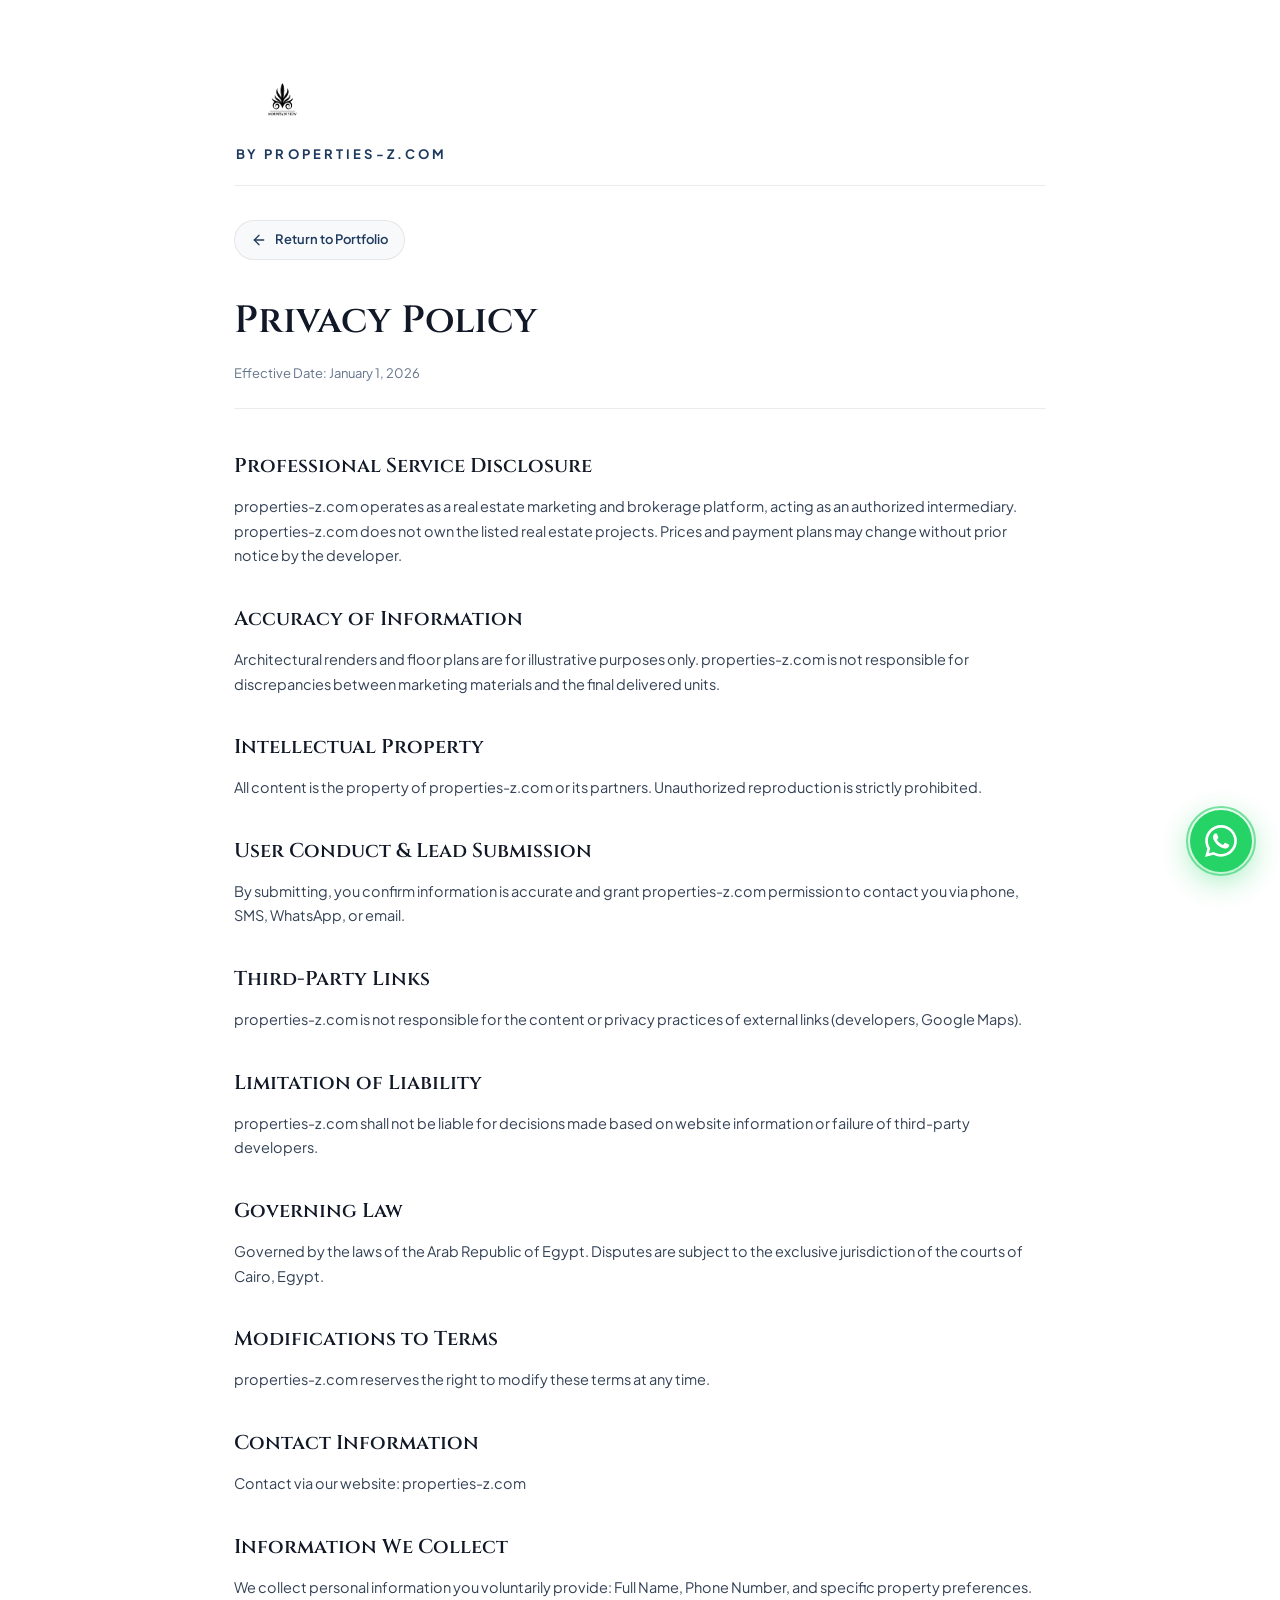
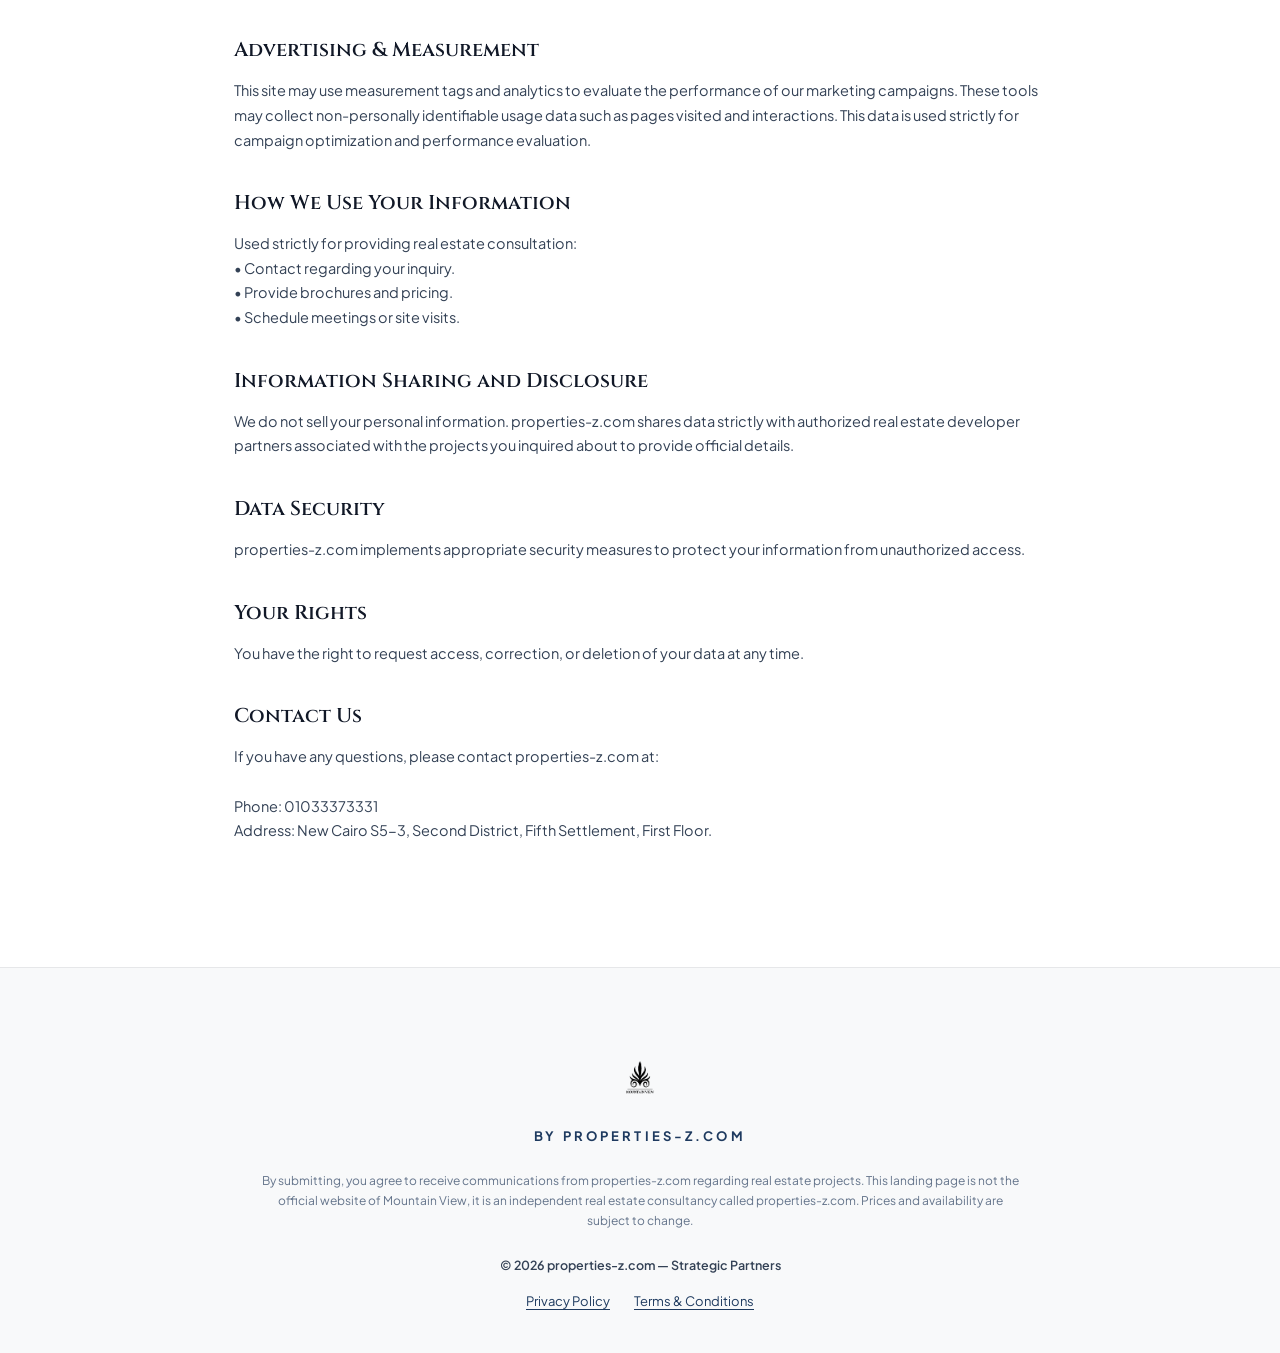
<file: privacy-policy.html>
<!DOCTYPE html>
<html lang="en">
<head>
  <!-- Google tag (gtag.js) -->
  <script async src="https://www.googletagmanager.com/gtag/js?id=G-C8G81VEPNH"></script>
  <script>
    window.dataLayer = window.dataLayer || [];
    function gtag(){dataLayer.push(arguments);}
    gtag('js', new Date());

    gtag('config', 'G-C8G81VEPNH');
    gtag('config', 'AW-18462270869');
  </script>

  <!-- Event snippet for Mountain View conversion page -->
  <script>
  function gtag_report_conversion(url) {
    var callback = function () {
      if (typeof(url) != 'undefined' && url) {
        window.location = url;
      }
    };
    if (typeof gtag === 'function') {
      gtag('event', 'conversion', {
          'send_to': 'AW-18462270869/Ka2mCPrmtoIdEJXLv-NE',
          'value': 1.0,
          'currency': 'EGP',
          'event_callback': callback
      });
    } else {
      callback();
    }
    return false;
  }
  </script>

  <meta charset="utf-8" />
  <meta name="viewport" content="width=device-width, initial-scale=1.0" />
  <title>Privacy Policy | properties-z.com</title>
  <meta name="description" content="Privacy Policy for properties-z.com real estate marketing and consultancy services." />
  
  <link rel="icon" type="image/png" href="images/favicon.png" />
  
  <!-- Google Fonts: Cinzel, Playfair Display & Plus Jakarta Sans -->
  <link rel="preconnect" href="https://fonts.googleapis.com" />
  <link rel="preconnect" href="https://fonts.gstatic.com" crossorigin />
  <link href="https://fonts.googleapis.com/css2?family=Cinzel:wght@400;500;600;700&family=Playfair+Display:ital,wght@0,400;0,500;0,600;1,400&family=Plus+Jakarta+Sans:wght@300;400;500;600;700&display=swap" rel="stylesheet" />
  
  <link rel="stylesheet" href="css/style.css" />
</head>
<body>

  <!-- Legal Main Content (Top Sticky Header Removed) -->
  <main class="legal-main">
    <div class="legal-container">
      
      <div class="legal-brand-masthead">
        <a href="index.html" class="brand-wrapper" aria-label="Mountain View by properties-z.com">
          <div class="master-logo">
            <img src="images/mountain-view-logo.png" alt="Mountain View Official Logo" width="475" height="392" style="max-height: 80px; width: auto; object-fit: contain;" />
          </div>
          <div class="brand-subtext">By properties-z.com</div>
        </a>
      </div>

      <a href="index.html" class="legal-back-btn">
        <svg xmlns="http://www.w3.org/2000/svg" width="16" height="16" viewBox="0 0 24 24" fill="none" stroke="currentColor" stroke-width="2" stroke-linecap="round" stroke-linejoin="round">
          <path d="m12 19-7-7 7-7"></path>
          <path d="M19 12H5"></path>
        </svg>
        Return to Portfolio
      </a>

      <header class="legal-header">
        <h1 class="legal-title">Privacy Policy</h1>
        <p class="legal-date">Effective Date: January 1, 2026</p>
      </header>

      <div class="legal-content">
        <section class="legal-section">
          <h2 class="legal-section-title">Professional Service Disclosure</h2>
          <p class="legal-body">properties-z.com operates as a real estate marketing and brokerage platform, acting as an authorized intermediary. properties-z.com does not own the listed real estate projects. Prices and payment plans may change without prior notice by the developer.</p>
        </section>

        <section class="legal-section">
          <h2 class="legal-section-title">Accuracy of Information</h2>
          <p class="legal-body">Architectural renders and floor plans are for illustrative purposes only. properties-z.com is not responsible for discrepancies between marketing materials and the final delivered units.</p>
        </section>

        <section class="legal-section">
          <h2 class="legal-section-title">Intellectual Property</h2>
          <p class="legal-body">All content is the property of properties-z.com or its partners. Unauthorized reproduction is strictly prohibited.</p>
        </section>

        <section class="legal-section">
          <h2 class="legal-section-title">User Conduct &amp; Lead Submission</h2>
          <p class="legal-body">By submitting, you confirm information is accurate and grant properties-z.com permission to contact you via phone, SMS, WhatsApp, or email.</p>
        </section>

        <section class="legal-section">
          <h2 class="legal-section-title">Third-Party Links</h2>
          <p class="legal-body">properties-z.com is not responsible for the content or privacy practices of external links (developers, Google Maps).</p>
        </section>

        <section class="legal-section">
          <h2 class="legal-section-title">Limitation of Liability</h2>
          <p class="legal-body">properties-z.com shall not be liable for decisions made based on website information or failure of third-party developers.</p>
        </section>

        <section class="legal-section">
          <h2 class="legal-section-title">Governing Law</h2>
          <p class="legal-body">Governed by the laws of the Arab Republic of Egypt. Disputes are subject to the exclusive jurisdiction of the courts of Cairo, Egypt.</p>
        </section>

        <section class="legal-section">
          <h2 class="legal-section-title">Modifications to Terms</h2>
          <p class="legal-body">properties-z.com reserves the right to modify these terms at any time.</p>
        </section>

        <section class="legal-section">
          <h2 class="legal-section-title">Contact Information</h2>
          <p class="legal-body">Contact via our website: <a href="https://properties-z.com" target="_blank" rel="noopener">properties-z.com</a></p>
        </section>

        <section class="legal-section">
          <h2 class="legal-section-title">Information We Collect</h2>
          <p class="legal-body">We collect personal information you voluntarily provide: Full Name, Phone Number, and specific property preferences.</p>
        </section>

        <section class="legal-section">
          <h2 class="legal-section-title">Advertising &amp; Measurement</h2>
          <p class="legal-body">This site may use measurement tags and analytics to evaluate the performance of our marketing campaigns. These tools may collect non-personally identifiable usage data such as pages visited and interactions. This data is used strictly for campaign optimization and performance evaluation.</p>
        </section>

        <section class="legal-section">
          <h2 class="legal-section-title">How We Use Your Information</h2>
          <p class="legal-body">Used strictly for providing real estate consultation:
• Contact regarding your inquiry.
• Provide brochures and pricing.
• Schedule meetings or site visits.</p>
        </section>

        <section class="legal-section">
          <h2 class="legal-section-title">Information Sharing and Disclosure</h2>
          <p class="legal-body">We do not sell your personal information. properties-z.com shares data strictly with authorized real estate developer partners associated with the projects you inquired about to provide official details.</p>
        </section>

        <section class="legal-section">
          <h2 class="legal-section-title">Data Security</h2>
          <p class="legal-body">properties-z.com implements appropriate security measures to protect your information from unauthorized access.</p>
        </section>

        <section class="legal-section">
          <h2 class="legal-section-title">Your Rights</h2>
          <p class="legal-body">You have the right to request access, correction, or deletion of your data at any time.</p>
        </section>

        <section class="legal-section">
          <h2 class="legal-section-title">Contact Us</h2>
          <p class="legal-body">If you have any questions, please contact properties-z.com at:

Phone: 01033373331
Address: New Cairo S5-3, Second District, Fifth Settlement, First Floor.</p>
        </section>
      </div>

    </div>
  </main>

  <!-- Site Footer -->
  <footer class="site-footer">
    <div class="footer-container">
      <div class="footer-brand" aria-label="Mountain View by properties-z.com">
        <div class="footer-logo">
          <img src="images/mountain-view-logo.png" alt="Mountain View Official Logo" width="475" height="392" style="max-height: 80px; width: auto; object-fit: contain;" />
        </div>
        <div class="footer-subtext">By properties-z.com</div>
      </div>
      
      <p class="footer-disclaimer">
        By submitting, you agree to receive communications from properties-z.com regarding real estate projects. This landing page is not the official website of Mountain View, it is an independent real estate consultancy called properties-z.com. Prices and availability are subject to change.
      </p>
      
      <p class="footer-copyright">
        &copy; 2026 properties-z.com &mdash; Strategic Partners
      </p>
      
      <nav class="footer-nav" aria-label="Legal Navigation">
        <a href="privacy-policy.html">Privacy Policy</a>
        <a href="terms-conditions.html">Terms &amp; Conditions</a>
      </nav>
    </div>
  </footer>

  <!-- Floating WhatsApp Quick Button -->
  <a href="https://wa.me/201033373331?text=I%20have%20a%20question%20regarding%20Mountain%20View%20residences" target="_blank" rel="noreferrer" class="floating-whatsapp" aria-label="Contact properties-z.com on WhatsApp">
    <svg xmlns="http://www.w3.org/2000/svg" viewBox="0 0 24 24" fill="currentColor">
      <path d="M.057 24l1.687-6.163c-1.041-1.804-1.588-3.849-1.587-5.946.003-6.556 5.338-11.891 11.893-11.891 3.181.001 6.167 1.24 8.413 3.488 2.245 2.248 3.481 5.236 3.48 8.414-.003 6.557-5.338 11.892-11.893 11.892-1.99-.001-3.951-.5-5.688-1.448l-6.305 1.654zm6.597-3.807c1.676.995 3.276 1.591 5.392 1.592 5.448 0 9.886-4.434 9.889-9.885.002-5.462-4.415-9.89-9.881-9.892-5.452 0-9.887 4.434-9.889 9.884-.001 2.225.651 3.891 1.746 5.634l-.999 3.648 3.742-.981zm11.387-5.464c-.074-.124-.272-.198-.57-.347-.297-.149-1.758-.868-2.031-.967-.272-.099-.47-.149-.669.149-.198.297-.768.967-.941 1.165-.173.198-.347.223-.644.074-.297-.149-1.255-.462-2.39-1.475-.883-.788-1.48-1.761-1.653-2.059-.173-.297-.018-.458.13-.606.134-.133.297-.347.446-.521.151-.172.2-.296.3-.495.099-.198.05-.372-.025-.521-.075-.148-.669-1.611-.916-2.206-.242-.579-.487-.501-.669-.51l-.57-.01c-.198 0-.52.074-.792.372s-1.04 1.016-1.04 2.479 1.065 2.876 1.213 3.074c.149.198 2.095 3.2 5.076 4.487.709.306 1.263.489 1.694.626.712.226 1.36.194 1.872.118.571-.085 1.758-.719 2.006-1.413.248-.695.248-1.29.173-1.414z"/>
    </svg>
  </a>

</body>
</html>
</file>
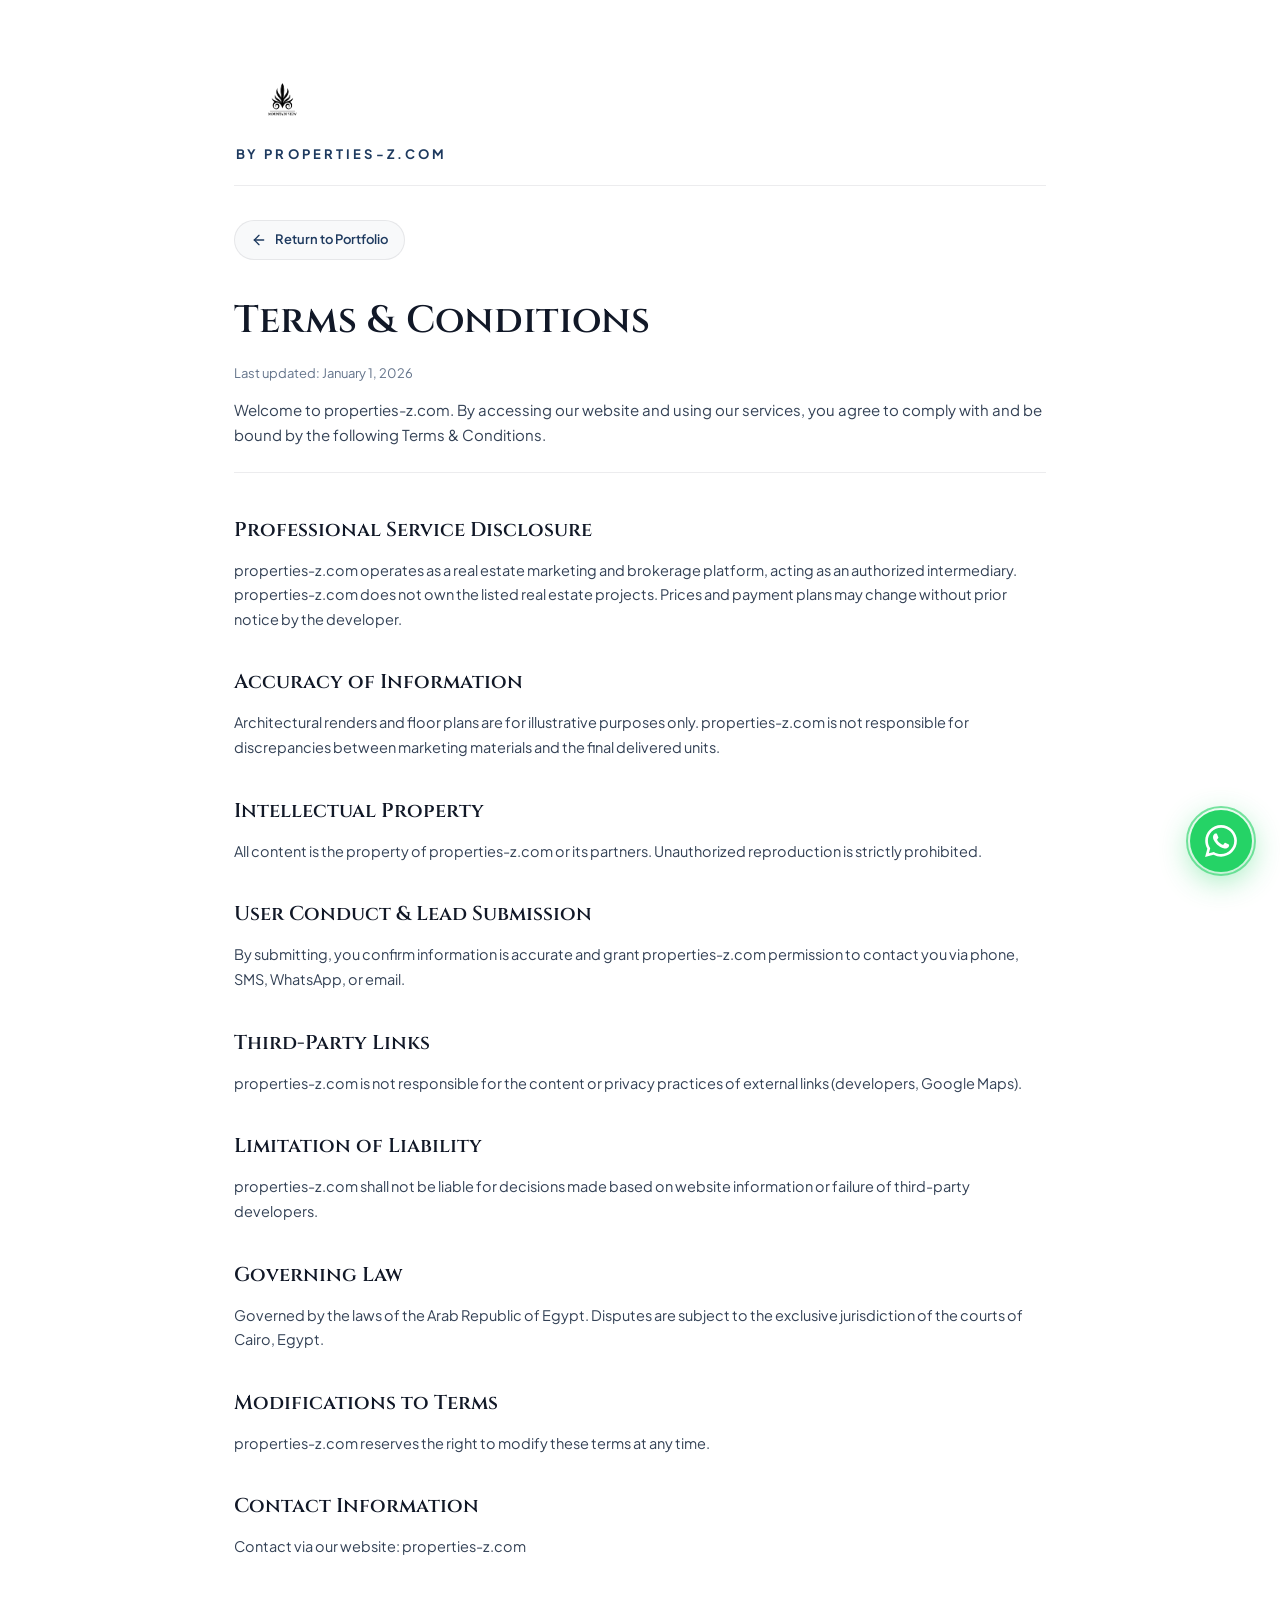
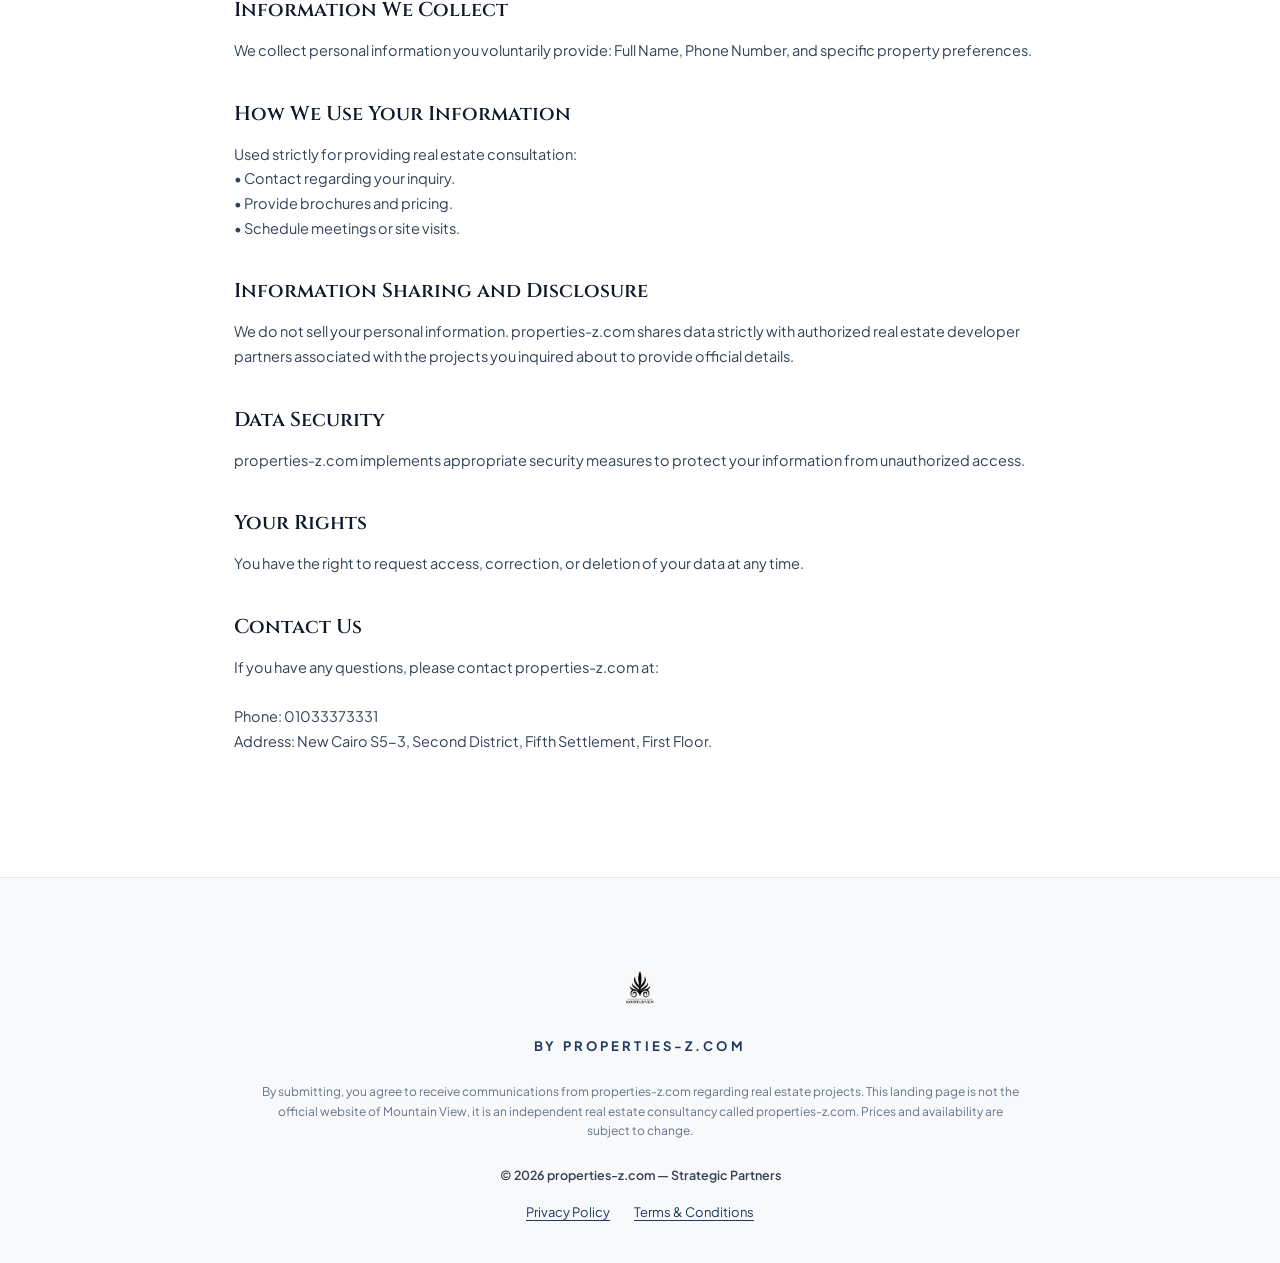
<file: terms-conditions.html>
<!DOCTYPE html>
<html lang="en">
<head>
  <!-- Google tag (gtag.js) -->
  <script async src="https://www.googletagmanager.com/gtag/js?id=G-C8G81VEPNH"></script>
  <script>
    window.dataLayer = window.dataLayer || [];
    function gtag(){dataLayer.push(arguments);}
    gtag('js', new Date());

    gtag('config', 'G-C8G81VEPNH');
    gtag('config', 'AW-18462270869');
  </script>

  <!-- Event snippet for Mountain View conversion page -->
  <script>
  function gtag_report_conversion(url) {
    var callback = function () {
      if (typeof(url) != 'undefined' && url) {
        window.location = url;
      }
    };
    if (typeof gtag === 'function') {
      gtag('event', 'conversion', {
          'send_to': 'AW-18462270869/Ka2mCPrmtoIdEJXLv-NE',
          'value': 1.0,
          'currency': 'EGP',
          'event_callback': callback
      });
    } else {
      callback();
    }
    return false;
  }
  </script>

  <meta charset="utf-8" />
  <meta name="viewport" content="width=device-width, initial-scale=1.0" />
  <title>Terms &amp; Conditions | properties-z.com</title>
  <meta name="description" content="Terms & Conditions for properties-z.com real estate marketing and consultancy services." />
  
  <link rel="icon" type="image/png" href="images/favicon.png" />
  
  <!-- Google Fonts: Cinzel, Playfair Display & Plus Jakarta Sans -->
  <link rel="preconnect" href="https://fonts.googleapis.com" />
  <link rel="preconnect" href="https://fonts.gstatic.com" crossorigin />
  <link href="https://fonts.googleapis.com/css2?family=Cinzel:wght@400;500;600;700&family=Playfair+Display:ital,wght@0,400;0,500;0,600;1,400&family=Plus+Jakarta+Sans:wght@300;400;500;600;700&display=swap" rel="stylesheet" />
  
  <link rel="stylesheet" href="css/style.css" />
</head>
<body>

  <!-- Legal Main Content (Top Sticky Header Removed) -->
  <main class="legal-main">
    <div class="legal-container">
      
      <div class="legal-brand-masthead">
        <a href="index.html" class="brand-wrapper" aria-label="Mountain View by properties-z.com">
          <div class="master-logo">
            <img src="images/mountain-view-logo.png" alt="Mountain View Official Logo" width="475" height="392" style="max-height: 80px; width: auto; object-fit: contain;" />
          </div>
          <div class="brand-subtext">By properties-z.com</div>
        </a>
      </div>
      
      <a href="index.html" class="legal-back-btn">
        <svg xmlns="http://www.w3.org/2000/svg" width="16" height="16" viewBox="0 0 24 24" fill="none" stroke="currentColor" stroke-width="2" stroke-linecap="round" stroke-linejoin="round">
          <path d="m12 19-7-7 7-7"></path>
          <path d="M19 12H5"></path>
        </svg>
        Return to Portfolio
      </a>

      <header class="legal-header">
        <h1 class="legal-title">Terms &amp; Conditions</h1>
        <p class="legal-date">Last updated: January 1, 2026</p>
        <p class="legal-intro">
          Welcome to properties-z.com. By accessing our website and using our services, you agree to comply with and be bound by the following Terms &amp; Conditions.
        </p>
      </header>

      <div class="legal-content">
        <section class="legal-section">
          <h2 class="legal-section-title">Professional Service Disclosure</h2>
          <p class="legal-body">properties-z.com operates as a real estate marketing and brokerage platform, acting as an authorized intermediary. properties-z.com does not own the listed real estate projects. Prices and payment plans may change without prior notice by the developer.</p>
        </section>

        <section class="legal-section">
          <h2 class="legal-section-title">Accuracy of Information</h2>
          <p class="legal-body">Architectural renders and floor plans are for illustrative purposes only. properties-z.com is not responsible for discrepancies between marketing materials and the final delivered units.</p>
        </section>

        <section class="legal-section">
          <h2 class="legal-section-title">Intellectual Property</h2>
          <p class="legal-body">All content is the property of properties-z.com or its partners. Unauthorized reproduction is strictly prohibited.</p>
        </section>

        <section class="legal-section">
          <h2 class="legal-section-title">User Conduct &amp; Lead Submission</h2>
          <p class="legal-body">By submitting, you confirm information is accurate and grant properties-z.com permission to contact you via phone, SMS, WhatsApp, or email.</p>
        </section>

        <section class="legal-section">
          <h2 class="legal-section-title">Third-Party Links</h2>
          <p class="legal-body">properties-z.com is not responsible for the content or privacy practices of external links (developers, Google Maps).</p>
        </section>

        <section class="legal-section">
          <h2 class="legal-section-title">Limitation of Liability</h2>
          <p class="legal-body">properties-z.com shall not be liable for decisions made based on website information or failure of third-party developers.</p>
        </section>

        <section class="legal-section">
          <h2 class="legal-section-title">Governing Law</h2>
          <p class="legal-body">Governed by the laws of the Arab Republic of Egypt. Disputes are subject to the exclusive jurisdiction of the courts of Cairo, Egypt.</p>
        </section>

        <section class="legal-section">
          <h2 class="legal-section-title">Modifications to Terms</h2>
          <p class="legal-body">properties-z.com reserves the right to modify these terms at any time.</p>
        </section>

        <section class="legal-section">
          <h2 class="legal-section-title">Contact Information</h2>
          <p class="legal-body">Contact via our website: <a href="https://properties-z.com" target="_blank" rel="noopener">properties-z.com</a></p>
        </section>

        <section class="legal-section">
          <h2 class="legal-section-title">Information We Collect</h2>
          <p class="legal-body">We collect personal information you voluntarily provide: Full Name, Phone Number, and specific property preferences.</p>
        </section>

        <section class="legal-section">
          <h2 class="legal-section-title">How We Use Your Information</h2>
          <p class="legal-body">Used strictly for providing real estate consultation:
• Contact regarding your inquiry.
• Provide brochures and pricing.
• Schedule meetings or site visits.</p>
        </section>

        <section class="legal-section">
          <h2 class="legal-section-title">Information Sharing and Disclosure</h2>
          <p class="legal-body">We do not sell your personal information. properties-z.com shares data strictly with authorized real estate developer partners associated with the projects you inquired about to provide official details.</p>
        </section>

        <section class="legal-section">
          <h2 class="legal-section-title">Data Security</h2>
          <p class="legal-body">properties-z.com implements appropriate security measures to protect your information from unauthorized access.</p>
        </section>

        <section class="legal-section">
          <h2 class="legal-section-title">Your Rights</h2>
          <p class="legal-body">You have the right to request access, correction, or deletion of your data at any time.</p>
        </section>

        <section class="legal-section">
          <h2 class="legal-section-title">Contact Us</h2>
          <p class="legal-body">If you have any questions, please contact properties-z.com at:

Phone: 01033373331
Address: New Cairo S5-3, Second District, Fifth Settlement, First Floor.</p>
        </section>
      </div>

    </div>
  </main>

  <!-- Site Footer -->
  <footer class="site-footer">
    <div class="footer-container">
      <div class="footer-brand" aria-label="Mountain View by properties-z.com">
        <div class="footer-logo">
          <img src="images/mountain-view-logo.png" alt="Mountain View Official Logo" width="475" height="392" style="max-height: 80px; width: auto; object-fit: contain;" />
        </div>
        <div class="footer-subtext">By properties-z.com</div>
      </div>
      
      <p class="footer-disclaimer">
        By submitting, you agree to receive communications from properties-z.com regarding real estate projects. This landing page is not the official website of Mountain View, it is an independent real estate consultancy called properties-z.com. Prices and availability are subject to change.
      </p>
      
      <p class="footer-copyright">
        &copy; 2026 properties-z.com &mdash; Strategic Partners
      </p>
      
      <nav class="footer-nav" aria-label="Legal Navigation">
        <a href="privacy-policy.html">Privacy Policy</a>
        <a href="terms-conditions.html">Terms &amp; Conditions</a>
      </nav>
    </div>
  </footer>

  <!-- Floating WhatsApp Quick Button -->
  <a href="https://wa.me/201033373331?text=I%20have%20a%20question%20regarding%20Mountain%20View%20residences" target="_blank" rel="noreferrer" class="floating-whatsapp" aria-label="Contact properties-z.com on WhatsApp">
    <svg xmlns="http://www.w3.org/2000/svg" viewBox="0 0 24 24" fill="currentColor">
      <path d="M.057 24l1.687-6.163c-1.041-1.804-1.588-3.849-1.587-5.946.003-6.556 5.338-11.891 11.893-11.891 3.181.001 6.167 1.24 8.413 3.488 2.245 2.248 3.481 5.236 3.48 8.414-.003 6.557-5.338 11.892-11.893 11.892-1.99-.001-3.951-.5-5.688-1.448l-6.305 1.654zm6.597-3.807c1.676.995 3.276 1.591 5.392 1.592 5.448 0 9.886-4.434 9.889-9.885.002-5.462-4.415-9.89-9.881-9.892-5.452 0-9.887 4.434-9.889 9.884-.001 2.225.651 3.891 1.746 5.634l-.999 3.648 3.742-.981zm11.387-5.464c-.074-.124-.272-.198-.57-.347-.297-.149-1.758-.868-2.031-.967-.272-.099-.47-.149-.669.149-.198.297-.768.967-.941 1.165-.173.198-.347.223-.644.074-.297-.149-1.255-.462-2.39-1.475-.883-.788-1.48-1.761-1.653-2.059-.173-.297-.018-.458.13-.606.134-.133.297-.347.446-.521.151-.172.2-.296.3-.495.099-.198.05-.372-.025-.521-.075-.148-.669-1.611-.916-2.206-.242-.579-.487-.501-.669-.51l-.57-.01c-.198 0-.52.074-.792.372s-1.04 1.016-1.04 2.479 1.065 2.876 1.213 3.074c.149.198 2.095 3.2 5.076 4.487.709.306 1.263.489 1.694.626.712.226 1.36.194 1.872.118.571-.085 1.758-.719 2.006-1.413.248-.695.248-1.29.173-1.414z"/>
    </svg>
  </a>

</body>
</html>
</file>
<file: css/style.css>
/* ==========================================================================
   Mountain View Luxury Portfolio - properties-z.com
   Ultra-Luxurious Modern Editorial Layout & Architectural Design System
   CRITICAL ZERO GOLD POLICY: Pure White, Alabaster, Aegean Slate Blue & Obsidian
   ========================================================================== */

:root {
  /* Architectural Color System (Strict Zero-Gold Policy) */
  --bg-pure: #ffffff;
  --bg-alabaster: #fcfcfd;
  --bg-surface: #f8f9fa;
  --bg-subtle: #f0f2f5;
  --bg-card-glass: rgba(255, 255, 255, 0.94);
  --bg-card-glass-hover: rgba(255, 255, 255, 0.98);
  --bg-card-dark: #111827;
  
  /* Text Contrast Hierarchy */
  --text-primary: #111827;       /* Deep Obsidian / Charcoal */
  --text-secondary: #334155;     /* Slate Neutral */
  --text-muted: #64748b;         /* Cool Grey */
  --text-light: #94a3b8;         /* Subdued Slate */
  --text-inverse: #ffffff;       /* Pure White */
  
  /* Accent Colors */
  --aegean-blue: #1e3a5f;        /* Deep Aegean Slate Blue */
  --aegean-blue-light: #2c4c6e;  /* Lighter Aegean Blue */
  --aegean-blue-subtle: #eef3f8; /* Soft Aegean Tint */
  --aegean-blue-border: rgba(30, 58, 95, 0.16);
  --charcoal-obsidian: #111827;  /* High-contrast structure */
  
  /* Vibrant WhatsApp Brand Green */
  --wa-green: #25d366;
  --wa-green-hover: #20ba59;
  --wa-green-dark: #128c7e;
  --wa-glow: rgba(37, 211, 102, 0.32);
  
  /* Delicate 1px Architectural Borders (Zero Gold) */
  --border-delicate: rgba(17, 24, 39, 0.08);
  --border-medium: rgba(17, 24, 39, 0.14);
  --border-strong: rgba(17, 24, 39, 0.24);
  --border-glass: rgba(255, 255, 255, 0.9);
  
  /* Ambient Architectural Shadows */
  --shadow-ambient: 0 4px 20px -2px rgba(17, 24, 39, 0.05);
  --shadow-card: 0 16px 40px -8px rgba(17, 24, 39, 0.08), 0 4px 12px -2px rgba(17, 24, 39, 0.03);
  --shadow-card-hover: 0 24px 50px -12px rgba(17, 24, 39, 0.14), 0 8px 20px -4px rgba(17, 24, 39, 0.04);
  --shadow-floating: 0 15px 40px -5px rgba(0, 0, 0, 0.18);

  /* Typography */
  --font-serif: 'Cinzel', 'Playfair Display', Georgia, serif;
  --font-serif-sub: 'Playfair Display', 'Cormorant Garamond', Georgia, serif;
  --font-sans: 'Plus Jakarta Sans', -apple-system, BlinkMacSystemFont, 'Segoe UI', Roboto, sans-serif;

  /* Layout Spacing */
  --container-max: 1320px;
  --container-narrow: 1040px;
  --radius-xs: 4px;
  --radius-sm: 8px;
  --radius-md: 14px;
  --radius-lg: 20px;
  --radius-full: 9999px;
  
  --transition-smooth: all 0.35s cubic-bezier(0.16, 1, 0.3, 1);
  --transition-fast: all 0.2s ease;
}

/* ==========================================================================
   Base & Reset
   ========================================================================== */
*, *::before, *::after {
  box-sizing: border-box;
  margin: 0;
  padding: 0;
}

html {
  scroll-behavior: smooth;
  color-scheme: light;
  -webkit-text-size-adjust: 100%;
}

body {
  background-color: var(--bg-surface);
  color: var(--text-primary);
  font-family: var(--font-sans);
  font-size: 15px;
  line-height: 1.65;
  -webkit-font-smoothing: antialiased;
  -moz-osx-font-smoothing: grayscale;
  overflow-x: hidden;
  width: 100%;
}

img {
  max-width: 100%;
  height: auto;
  display: block;
}

a {
  color: inherit;
  text-decoration: none;
  transition: var(--transition-smooth);
}

button, input, select {
  font-family: inherit;
  font-size: inherit;
}

/* ==========================================================================
   Mountain View Master Branding & Logo System (Prominent & Sharp)
   ========================================================================== */
.brand-wrapper {
  display: inline-flex;
  flex-direction: column;
  align-items: flex-start;
  text-decoration: none;
  gap: 4px;
}

.master-logo {
  display: flex;
  align-items: center;
  position: relative;
  transition: transform 0.3s ease;
}

.master-logo:hover {
  transform: scale(1.02);
}

.master-logo img {
  height: 96px;
  width: auto;
  object-fit: contain;
  mix-blend-mode: multiply;
  filter: contrast(1.15) brightness(0.98);
}

.brand-subtext {
  font-size: 13px;
  font-weight: 700;
  letter-spacing: 0.24em;
  text-transform: uppercase;
  color: var(--aegean-blue);
  padding-left: 2px;
}

/* Hero Embedded Brand Masthead */
.hero-brand-masthead {
  display: inline-flex;
  flex-direction: column;
  align-items: flex-start;
  margin-bottom: 28px;
}

.hero-brand-masthead .master-logo img {
  height: 96px;
  width: auto;
  object-fit: contain;
  mix-blend-mode: multiply;
  filter: contrast(1.15) brightness(0.98);
}

.hero-brand-masthead .brand-subtext {
  font-size: 13px;
  font-weight: 700;
  letter-spacing: 0.24em;
  text-transform: uppercase;
  color: var(--aegean-blue);
  margin-top: 4px;
  padding-left: 2px;
}

/* ==========================================================================
   Hero Section Spotlight
   ========================================================================== */
.hero-section {
  position: relative;
  min-height: 100vh;
  display: flex;
  align-items: center;
  overflow: hidden;
  padding: 64px 0 88px;
  background-color: var(--bg-pure);
}

.hero-backdrop {
  position: absolute;
  top: 0;
  left: 0;
  width: 100%;
  height: 100%;
  z-index: 1;
}

.hero-backdrop img {
  width: 100%;
  height: 100%;
  object-fit: cover;
  object-position: center;
  filter: saturate(0.95) brightness(1.02);
}

/* Architectural Alabaster Light Gradient Overlay */
.hero-overlay {
  position: absolute;
  top: 0;
  left: 0;
  width: 100%;
  height: 100%;
  z-index: 2;
  background: linear-gradient(
    90deg,
    rgba(255, 255, 255, 0.98) 0%,
    rgba(255, 255, 255, 0.95) 45%,
    rgba(255, 255, 255, 0.78) 75%,
    rgba(255, 255, 255, 0.52) 100%
  );
}

.hero-content {
  position: relative;
  z-index: 3;
  width: 100%;
  max-width: var(--container-max);
  margin: 0 auto;
  padding: 0 32px;
}

.hero-grid {
  display: grid;
  grid-template-columns: 1.15fr 0.85fr;
  gap: 56px;
  align-items: center;
}

/* Hero Left Text Column */
.hero-text-block {
  max-width: 660px;
}

/* Exclusive Launch Badge - Aegean Blue Tinted */
.badge-exclusive {
  display: inline-flex;
  align-items: center;
  gap: 12px;
  padding: 7px 18px;
  background: var(--aegean-blue-subtle);
  border: 1px solid var(--aegean-blue-border);
  border-radius: var(--radius-full);
  font-size: 12px;
  font-weight: 700;
  letter-spacing: 0.08em;
  text-transform: uppercase;
  color: var(--aegean-blue);
  margin-bottom: 22px;
}

.badge-divider {
  opacity: 0.4;
}

/* Tailored Editorial Serif Headline */
.hero-title {
  font-family: var(--font-serif);
  font-size: clamp(34px, 4.2vw, 54px);
  line-height: 1.14;
  font-weight: 600;
  letter-spacing: -0.02em;
  color: var(--charcoal-obsidian);
  margin-bottom: 22px;
}

.hero-title i {
  font-family: var(--font-serif-sub);
  font-style: italic;
  font-weight: 400;
  color: var(--aegean-blue);
}

.hero-desc {
  font-size: 16px;
  line-height: 1.7;
  color: var(--text-secondary);
  margin-bottom: 28px;
  font-weight: 400;
}

/* Trust Chips */
.trust-chips-row {
  display: flex;
  flex-wrap: wrap;
  gap: 10px;
  margin-bottom: 30px;
}

.trust-chip {
  display: inline-flex;
  align-items: center;
  gap: 8px;
  padding: 8px 16px;
  background: rgba(255, 255, 255, 0.9);
  backdrop-filter: blur(12px);
  border: 1px solid var(--border-delicate);
  border-radius: var(--radius-full);
  font-size: 12.5px;
  font-weight: 600;
  color: var(--text-primary);
  box-shadow: 0 2px 8px rgba(0, 0, 0, 0.02);
}

.trust-chip svg {
  width: 15px;
  height: 15px;
  color: var(--aegean-blue);
  flex-shrink: 0;
}

/* Quick Hero Stats */
.hero-stats {
  display: grid;
  grid-template-columns: repeat(3, 1fr);
  gap: 18px;
  padding: 24px 0 28px;
  border-top: 1px solid var(--border-delicate);
}

.stat-item {
  display: flex;
  flex-direction: column;
  gap: 4px;
}

.stat-label {
  font-size: 11.5px;
  font-weight: 600;
  text-transform: uppercase;
  letter-spacing: 0.1em;
  color: var(--text-muted);
}

.stat-value {
  font-family: var(--font-sans);
  font-size: 20px;
  font-weight: 700;
  color: var(--charcoal-obsidian);
  letter-spacing: -0.01em;
}

/* Hero CTA Action Row (Solid Green WhatsApp & Explore) */
.hero-cta-action {
  display: flex;
  align-items: center;
  flex-wrap: wrap;
  gap: 14px;
  padding-top: 8px;
}

.btn-whatsapp-hero {
  display: inline-flex;
  align-items: center;
  gap: 9px;
  padding: 13px 26px;
  border-radius: var(--radius-full);
  background-color: var(--wa-green);
  color: #ffffff;
  font-size: 13px;
  font-weight: 700;
  letter-spacing: 0.06em;
  text-transform: uppercase;
  box-shadow: 0 4px 18px var(--wa-glow);
  transition: var(--transition-smooth);
}

.btn-whatsapp-hero:hover {
  background-color: var(--wa-green-hover);
  color: #ffffff;
  transform: translateY(-2px);
  box-shadow: 0 8px 24px var(--wa-glow);
}

.btn-explore-hero {
  display: inline-flex;
  align-items: center;
  gap: 8px;
  padding: 12px 22px;
  border-radius: var(--radius-full);
  background: var(--bg-surface);
  border: 1px solid var(--border-medium);
  font-size: 13px;
  font-weight: 600;
  color: var(--text-primary);
  transition: var(--transition-smooth);
}

.btn-explore-hero:hover {
  background: var(--charcoal-obsidian);
  color: #ffffff;
  border-color: var(--charcoal-obsidian);
  transform: translateY(-2px);
}

/* ==========================================================================
   Hero Form Module (Frosted Glassmorphism)
   ========================================================================== */
.hero-form-wrapper {
  position: relative;
}

.lead-card {
  background: var(--bg-card-glass);
  backdrop-filter: blur(28px);
  -webkit-backdrop-filter: blur(28px);
  border: 1px solid var(--border-glass);
  border-radius: var(--radius-lg);
  padding: 38px 34px;
  box-shadow: var(--shadow-card);
  transition: var(--transition-smooth);
}

.lead-card.highlight-form {
  border-color: var(--aegean-blue);
  box-shadow: 0 0 0 4px rgba(30, 58, 95, 0.15), var(--shadow-card-hover);
}

.lead-form-header {
  margin-bottom: 24px;
  padding-bottom: 18px;
  border-bottom: 1px solid var(--border-delicate);
}

.lead-form-badge {
  font-size: 11px;
  font-weight: 700;
  letter-spacing: 0.18em;
  text-transform: uppercase;
  color: var(--aegean-blue);
  display: block;
  margin-bottom: 6px;
}

.lead-form-title {
  font-family: var(--font-serif);
  font-size: 24px;
  font-weight: 600;
  color: var(--charcoal-obsidian);
  letter-spacing: -0.01em;
}

.form-group {
  margin-bottom: 20px;
}

.form-label {
  display: block;
  font-size: 12.5px;
  font-weight: 600;
  letter-spacing: 0.04em;
  color: var(--text-primary);
  margin-bottom: 7px;
}

.input-wrapper {
  position: relative;
}

.form-input {
  width: 100%;
  padding: 13px 18px;
  background: #ffffff;
  border: 1px solid var(--border-medium);
  border-radius: var(--radius-sm);
  color: var(--text-primary);
  font-size: 14px;
  font-weight: 500;
  outline: none;
  transition: var(--transition-fast);
}

.form-input:focus {
  border-color: var(--aegean-blue);
  box-shadow: 0 0 0 3px rgba(30, 58, 95, 0.1);
}

.phone-input-row {
  display: flex;
  gap: 8px;
}

.country-select {
  flex: 0 0 135px;
  padding: 13px 12px;
  background: #ffffff;
  border: 1px solid var(--border-medium);
  border-radius: var(--radius-sm);
  color: var(--text-primary);
  font-size: 13.5px;
  font-weight: 600;
  outline: none;
  cursor: pointer;
  transition: var(--transition-fast);
}

.country-select:focus {
  border-color: var(--aegean-blue);
  box-shadow: 0 0 0 3px rgba(30, 58, 95, 0.1);
}

.phone-number-input {
  flex: 1;
  padding: 13px 18px;
  background: #ffffff;
  border: 1px solid var(--border-medium);
  border-radius: var(--radius-sm);
  color: var(--text-primary);
  font-size: 14px;
  font-weight: 500;
  outline: none;
  transition: var(--transition-fast);
}

.phone-number-input:focus {
  border-color: var(--aegean-blue);
  box-shadow: 0 0 0 3px rgba(30, 58, 95, 0.1);
}

/* Submit Button - Obsidian Charcoal / Aegean Blue High Contrast */
.btn-submit {
  width: 100%;
  display: flex;
  align-items: center;
  justify-content: center;
  gap: 10px;
  padding: 15px 24px;
  background-color: var(--charcoal-obsidian);
  color: var(--text-inverse);
  border: none;
  border-radius: var(--radius-sm);
  font-size: 14px;
  font-weight: 700;
  letter-spacing: 0.06em;
  text-transform: uppercase;
  cursor: pointer;
  transition: var(--transition-smooth);
  position: relative;
  overflow: hidden;
  margin-top: 10px;
}

.btn-submit:hover {
  background-color: var(--aegean-blue);
  transform: translateY(-1px);
  box-shadow: 0 8px 24px rgba(17, 24, 39, 0.2);
}

.btn-submit .btn-icon {
  width: 16px;
  height: 16px;
  transition: transform 0.2s ease;
}

.btn-submit:hover .btn-icon {
  transform: translateX(3px);
}

.btn-submit.loading .btn-text,
.btn-submit.loading .btn-icon {
  visibility: hidden;
}

.btn-submit .spinner {
  display: none;
  width: 20px;
  height: 20px;
  border: 2px solid rgba(255, 255, 255, 0.3);
  border-top-color: #ffffff;
  border-radius: 50%;
  animation: spin 0.8s linear infinite;
  position: absolute;
}

.btn-submit.loading .spinner {
  display: block;
}

@keyframes spin {
  to { transform: rotate(360deg); }
}

.submit-guarantee {
  display: flex;
  align-items: center;
  justify-content: center;
  gap: 8px;
  margin-top: 16px;
  font-size: 11.5px;
  color: var(--text-muted);
  text-align: center;
}

.submit-guarantee svg {
  width: 14px;
  height: 14px;
  color: var(--aegean-blue);
  flex-shrink: 0;
}

.form-disclaimer {
  margin-top: 20px;
  padding-top: 16px;
  border-top: 1px solid var(--border-delicate);
  font-size: 11px;
  line-height: 1.55;
  color: var(--text-muted);
  text-align: center;
}

.form-disclaimer a {
  color: var(--aegean-blue);
  text-decoration: underline;
  text-underline-offset: 2px;
}

.form-disclaimer a:hover {
  color: var(--charcoal-obsidian);
}

/* In-form Success State */
.form-success-container {
  display: none;
  text-align: center;
  padding: 30px 10px;
}

.form-success-icon {
  width: 60px;
  height: 60px;
  background: rgba(37, 211, 102, 0.12);
  color: var(--wa-green-dark);
  border-radius: 50%;
  display: flex;
  align-items: center;
  justify-content: center;
  margin: 0 auto 18px;
}

.form-success-title {
  font-family: var(--font-serif);
  font-size: 22px;
  font-weight: 600;
  color: var(--charcoal-obsidian);
  margin-bottom: 12px;
}

.form-success-text {
  font-size: 14px;
  color: var(--text-secondary);
  line-height: 1.6;
  margin-bottom: 24px;
}

.form-success-wa {
  display: inline-flex;
  align-items: center;
  gap: 8px;
  padding: 13px 26px;
  background-color: var(--wa-green);
  color: #ffffff;
  border-radius: var(--radius-sm);
  font-size: 13.5px;
  font-weight: 700;
  text-transform: uppercase;
  letter-spacing: 0.05em;
  box-shadow: 0 4px 16px var(--wa-glow);
  transition: var(--transition-smooth);
}

.form-success-wa:hover {
  background-color: var(--wa-green-hover);
  color: #ffffff;
  transform: translateY(-2px);
}

/* ==========================================================================
   Section Intro Banner
   ========================================================================== */
.collection-header-section {
  padding: 70px 0 30px;
  background-color: var(--bg-alabaster);
  text-align: center;
  border-bottom: 1px solid var(--border-delicate);
}

.collection-header-container {
  max-width: var(--container-narrow);
  margin: 0 auto;
  padding: 0 24px;
}

.section-label {
  font-size: 12px;
  font-weight: 700;
  letter-spacing: 0.2em;
  text-transform: uppercase;
  color: var(--aegean-blue);
  margin-bottom: 12px;
  display: inline-block;
}

.section-title {
  font-family: var(--font-serif);
  font-size: clamp(28px, 3.6vw, 42px);
  line-height: 1.2;
  font-weight: 600;
  color: var(--charcoal-obsidian);
  margin-bottom: 16px;
  letter-spacing: -0.01em;
}

.section-title i {
  font-family: var(--font-serif-sub);
  font-style: italic;
  font-weight: 400;
  color: var(--aegean-blue);
}

.section-subtitle {
  font-size: 15.5px;
  line-height: 1.7;
  color: var(--text-muted);
  max-width: 680px;
  margin: 0 auto;
}

/* ==========================================================================
   Project Collection Showcase (Editorial Full-Screen Backdrop Panels)
   ========================================================================== */
.collection-section {
  position: relative;
  min-height: 80vh;
  display: flex;
  align-items: center;
  overflow: hidden;
  padding: 80px 0;
  border-bottom: 1px solid var(--border-delicate);
}

.collection-backdrop {
  position: absolute;
  top: 0;
  left: 0;
  width: 100%;
  height: 100%;
  z-index: 1;
}

.collection-backdrop img {
  width: 100%;
  height: 100%;
  object-fit: cover;
  object-position: center;
}

/* Light Architectural Gradient Overlays */
.gradient-overlay-left {
  position: absolute;
  top: 0;
  left: 0;
  width: 100%;
  height: 100%;
  z-index: 2;
  background: linear-gradient(
    90deg,
    rgba(255, 255, 255, 0.98) 0%,
    rgba(255, 255, 255, 0.95) 42%,
    rgba(255, 255, 255, 0.68) 68%,
    rgba(255, 255, 255, 0.22) 100%
  );
}

.gradient-overlay-right {
  position: absolute;
  top: 0;
  left: 0;
  width: 100%;
  height: 100%;
  z-index: 2;
  background: linear-gradient(
    270deg,
    rgba(255, 255, 255, 0.98) 0%,
    rgba(255, 255, 255, 0.95) 42%,
    rgba(255, 255, 255, 0.68) 68%,
    rgba(255, 255, 255, 0.22) 100%
  );
}

.collection-container {
  position: relative;
  z-index: 3;
  width: 100%;
  max-width: var(--container-max);
  margin: 0 auto;
  padding: 0 32px;
  display: flex;
}

.collection-container.align-right {
  justify-content: flex-end;
}

/* Frosted Translucent Glassmorphic Project Panel */
.project-panel {
  width: 100%;
  max-width: 610px;
  background: var(--bg-card-glass);
  backdrop-filter: blur(28px);
  -webkit-backdrop-filter: blur(28px);
  border: 1px solid var(--border-glass);
  border-radius: var(--radius-lg);
  padding: 44px 42px;
  box-shadow: var(--shadow-card);
  transition: var(--transition-smooth);
}

.project-panel:hover {
  background: var(--bg-card-glass-hover);
  box-shadow: var(--shadow-card-hover);
}

/* Project Meta Bar */
.project-meta-tag {
  display: flex;
  align-items: center;
  gap: 12px;
  margin-bottom: 20px;
}

.project-number {
  font-family: var(--font-serif);
  font-size: 20px;
  font-weight: 700;
  color: var(--aegean-blue);
  letter-spacing: 0.05em;
}

.project-line {
  display: inline-block;
  width: 32px;
  height: 1px;
  background: var(--border-medium);
}

.project-location {
  display: inline-flex;
  align-items: center;
  gap: 6px;
  font-size: 13px;
  font-weight: 600;
  color: var(--text-secondary);
  letter-spacing: 0.02em;
}

.location-icon {
  width: 15px;
  height: 15px;
  color: var(--aegean-blue);
}

/* Sub-Project Logos (Noticeably Larger, Crisp & Proportioned) */
.project-brand-logo {
  margin-bottom: 22px;
  min-height: 90px;
  display: flex;
  align-items: center;
  justify-content: flex-start;
}

.project-brand-logo img {
  width: auto;
  object-fit: contain;
  mix-blend-mode: multiply;
  filter: contrast(1.15) brightness(0.95);
  transition: transform 0.3s ease;
}

.project-brand-logo img:hover {
  transform: scale(1.02);
}

/* Sub-project logo specific high-res sizing */
.project-brand-logo img[src*="mountain-view-11"] {
  max-height: 85px;
  filter: invert(1) contrast(1.1);
}

.project-brand-logo img[src*="icity"] {
  max-height: 85px;
  filter: invert(1) contrast(1.1);
}

.project-brand-logo img[src*="hyde-park"] {
  max-height: 85px;
  filter: invert(1) contrast(1.1);
}

.project-brand-logo img[src*="aliva"] {
  max-height: 70px;
  filter: invert(1) contrast(1.1);
}

.project-brand-logo img[src*="grand-valleys"] {
  max-height: 85px;
  filter: invert(1) contrast(1.1);
}

/* Standalone Badges Group - Distinct tags for Fully Finished and Ready to Move */
.project-badges-group {
  display: flex;
  flex-wrap: wrap;
  gap: 8px;
  margin-bottom: 18px;
}

.project-badge-pill {
  display: inline-flex;
  align-items: center;
  padding: 6px 14px;
  background: var(--aegean-blue-subtle);
  border: 1px solid var(--aegean-blue-border);
  border-radius: var(--radius-full);
  font-family: var(--font-sans);
  font-size: 11.5px;
  font-weight: 700;
  letter-spacing: 0.08em;
  text-transform: uppercase;
  color: var(--aegean-blue);
  box-shadow: 0 2px 6px rgba(10, 49, 97, 0.04);
}

/* Highlights Tag - Crisp Aegean Tint */
.project-highlights-tag {
  display: inline-block;
  padding: 7px 16px;
  background: var(--aegean-blue-subtle);
  border: 1px solid var(--aegean-blue-border);
  border-radius: var(--radius-sm);
  font-size: 12.5px;
  font-weight: 700;
  color: var(--aegean-blue);
  letter-spacing: 0.02em;
  margin-bottom: 16px;
}

.project-desc {
  font-size: 15px;
  line-height: 1.65;
  color: var(--text-secondary);
  margin-bottom: 24px;
}

/* Features Grid */
.features-grid {
  display: grid;
  grid-template-columns: repeat(3, 1fr);
  gap: 10px;
  margin-bottom: 24px;
}

/* 4-Item Grid for Separated Key Highlights (Fully Finished, Ready to Move, etc.) */
.features-grid-4 {
  display: grid;
  grid-template-columns: repeat(2, 1fr);
  gap: 10px;
  margin-bottom: 24px;
}

.feature-pill {
  background: rgba(255, 255, 255, 0.94);
  border: 1px solid var(--border-delicate);
  border-radius: var(--radius-sm);
  padding: 13px 15px;
  display: flex;
  flex-direction: column;
  gap: 4px;
  box-shadow: 0 2px 6px rgba(0, 0, 0, 0.02);
  transition: var(--transition-fast);
}

.feature-pill:hover {
  border-color: var(--aegean-blue-border);
  background: #ffffff;
  transform: translateY(-1px);
}

.feature-num {
  font-size: 11px;
  font-weight: 700;
  color: var(--aegean-blue);
  letter-spacing: 0.08em;
}

.feature-title {
  font-size: 13px;
  font-weight: 600;
  color: var(--text-primary);
  line-height: 1.35;
}

/* Pricing Grid */
.pricing-grid {
  display: grid;
  grid-template-columns: repeat(3, 1fr);
  gap: 12px;
  padding: 16px;
  background: #ffffff;
  border: 1px solid var(--border-delicate);
  border-radius: var(--radius-sm);
  margin-bottom: 28px;
  box-shadow: var(--shadow-ambient);
}

.pricing-pill {
  display: flex;
  flex-direction: column;
  gap: 4px;
}

.pricing-label {
  font-size: 11px;
  font-weight: 600;
  text-transform: uppercase;
  letter-spacing: 0.08em;
  color: var(--text-muted);
}

.pricing-value {
  font-size: 16px;
  font-weight: 700;
  color: var(--charcoal-obsidian);
}

/* Project CTA Group */
.project-cta-group {
  display: grid;
  grid-template-columns: 1fr 1.2fr;
  gap: 12px;
}

/* Inline WhatsApp CTA - Solid Vibrant Green CONTACT US */
.btn-whatsapp-project {
  display: inline-flex;
  align-items: center;
  justify-content: center;
  gap: 8px;
  padding: 14px 18px;
  background-color: var(--wa-green);
  color: #ffffff;
  border: none;
  border-radius: var(--radius-sm);
  font-size: 13px;
  font-weight: 700;
  letter-spacing: 0.06em;
  text-transform: uppercase;
  box-shadow: 0 4px 16px var(--wa-glow);
  transition: var(--transition-smooth);
}

.btn-whatsapp-project:hover {
  background-color: var(--wa-green-hover);
  color: #ffffff;
  transform: translateY(-2px);
  box-shadow: 0 8px 22px var(--wa-glow);
}

.btn-whatsapp-project svg {
  width: 17px;
  height: 17px;
  fill: currentColor;
  flex-shrink: 0;
}

/* Secondary Floor Plans CTA - Deep Aegean / Charcoal Outline */
.btn-request-project {
  display: inline-flex;
  align-items: center;
  justify-content: center;
  gap: 8px;
  padding: 14px 18px;
  background: transparent;
  color: var(--charcoal-obsidian);
  border: 1px solid var(--charcoal-obsidian);
  border-radius: var(--radius-sm);
  font-size: 13px;
  font-weight: 700;
  letter-spacing: 0.04em;
  cursor: pointer;
  transition: var(--transition-smooth);
}

.btn-request-project:hover {
  background: var(--charcoal-obsidian);
  color: #ffffff;
  transform: translateY(-2px);
  box-shadow: 0 4px 14px rgba(17, 24, 39, 0.15);
}

/* ==========================================================================
   The properties-z.com Advantage Section
   ========================================================================== */
.advantage-section {
  padding: 96px 0;
  background-color: var(--bg-pure);
  border-top: 1px solid var(--border-delicate);
  border-bottom: 1px solid var(--border-delicate);
}

.advantage-container {
  max-width: var(--container-max);
  margin: 0 auto;
  padding: 0 32px;
  text-align: center;
}

.advantage-badge {
  display: inline-block;
  font-size: 12px;
  font-weight: 700;
  letter-spacing: 0.2em;
  text-transform: uppercase;
  color: var(--aegean-blue);
  margin-bottom: 14px;
}

.advantage-title {
  font-family: var(--font-serif);
  font-size: clamp(30px, 4vw, 46px);
  font-weight: 600;
  color: var(--charcoal-obsidian);
  margin-bottom: 20px;
  letter-spacing: -0.01em;
}

.advantage-title i {
  font-family: var(--font-serif-sub);
  font-style: italic;
  font-weight: 400;
  color: var(--aegean-blue);
}

.advantage-subtitle {
  font-size: 16px;
  line-height: 1.7;
  color: var(--text-secondary);
  max-width: 820px;
  margin: 0 auto;
}

.advantage-grid {
  display: grid;
  grid-template-columns: repeat(4, 1fr);
  gap: 24px;
  margin-top: 56px;
  text-align: left;
}

.advantage-card {
  background: var(--bg-card-glass);
  backdrop-filter: blur(16px);
  border: 1px solid var(--border-delicate);
  border-radius: var(--radius-md);
  padding: 32px 26px;
  box-shadow: var(--shadow-ambient);
  transition: var(--transition-smooth);
  position: relative;
}

.advantage-card:hover {
  transform: translateY(-4px);
  box-shadow: var(--shadow-card);
  border-color: var(--aegean-blue-border);
}

.advantage-number {
  font-family: var(--font-serif);
  font-size: 26px;
  font-weight: 700;
  color: var(--aegean-blue);
  margin-bottom: 14px;
  opacity: 0.85;
}

.advantage-card-title {
  font-family: var(--font-serif);
  font-size: 19px;
  font-weight: 600;
  color: var(--charcoal-obsidian);
  margin-bottom: 12px;
}

.advantage-card-desc {
  font-size: 14px;
  line-height: 1.65;
  color: var(--text-secondary);
}

/* ==========================================================================
   Site Footer
   ========================================================================== */
.site-footer {
  background-color: var(--bg-surface);
  border-top: 1px solid var(--border-delicate);
  padding: 70px 0 40px;
}

.footer-container {
  max-width: var(--container-narrow);
  margin: 0 auto;
  padding: 0 24px;
  text-align: center;
  display: flex;
  flex-direction: column;
  align-items: center;
}

.footer-brand {
  margin-bottom: 24px;
  display: flex;
  flex-direction: column;
  align-items: center;
}

.footer-logo img {
  height: 96px;
  width: auto;
  object-fit: contain;
  mix-blend-mode: multiply;
  filter: contrast(1.15) brightness(0.98);
  margin-bottom: 8px;
}

.footer-subtext {
  font-size: 13px;
  font-weight: 700;
  letter-spacing: 0.24em;
  text-transform: uppercase;
  color: var(--aegean-blue);
}

.footer-disclaimer {
  font-size: 12px;
  line-height: 1.65;
  color: var(--text-muted);
  max-width: 760px;
  margin-bottom: 24px;
}

.footer-copyright {
  font-size: 12.5px;
  font-weight: 600;
  color: var(--text-secondary);
  margin-bottom: 16px;
}

.footer-nav {
  display: flex;
  gap: 24px;
  font-size: 13px;
}

.footer-nav a {
  color: var(--aegean-blue);
  text-decoration: underline;
  text-underline-offset: 3px;
}

.footer-nav a:hover {
  color: var(--charcoal-obsidian);
}

/* ==========================================================================
   Floating Round WhatsApp Button (+201033373331)
   ========================================================================== */
.floating-whatsapp {
  position: fixed;
  bottom: 28px;
  right: 28px;
  width: 62px;
  height: 62px;
  border-radius: 50%;
  background-color: var(--wa-green);
  color: #ffffff;
  display: flex;
  align-items: center;
  justify-content: center;
  box-shadow: 0 8px 30px rgba(37, 211, 102, 0.45);
  z-index: 9999;
  transition: var(--transition-smooth);
}

.floating-whatsapp:hover {
  background-color: var(--wa-green-hover);
  color: #ffffff;
  transform: scale(1.08) translateY(-2px);
  box-shadow: 0 12px 35px rgba(37, 211, 102, 0.55);
}

.floating-whatsapp svg {
  width: 32px;
  height: 32px;
  fill: currentColor;
}

/* Subtle Pulsing Halo around Floating Button */
.floating-whatsapp::before {
  content: '';
  position: absolute;
  top: -4px;
  left: -4px;
  right: -4px;
  bottom: -4px;
  border-radius: 50%;
  border: 2px solid var(--wa-green);
  opacity: 0.6;
  animation: pulse-ring 2.5s cubic-bezier(0.215, 0.61, 0.355, 1) infinite;
}

@keyframes pulse-ring {
  0% { transform: scale(0.95); opacity: 0.8; }
  50% { transform: scale(1.2); opacity: 0; }
  100% { transform: scale(1.2); opacity: 0; }
}

/* ==========================================================================
   Modal Dialog
   ========================================================================== */
.modal-overlay {
  position: fixed;
  top: 0;
  left: 0;
  width: 100%;
  height: 100%;
  background: rgba(17, 24, 39, 0.6);
  backdrop-filter: blur(12px);
  z-index: 10000;
  display: none;
  align-items: center;
  justify-content: center;
  padding: 20px;
}

.modal-overlay.active {
  display: flex;
}

.modal-dialog {
  background: #ffffff;
  border-radius: var(--radius-lg);
  max-width: 500px;
  width: 100%;
  padding: 40px 36px;
  text-align: center;
  box-shadow: var(--shadow-floating);
  border: 1px solid var(--border-delicate);
  animation: modal-enter 0.35s cubic-bezier(0.16, 1, 0.3, 1);
}

@keyframes modal-enter {
  from {
    opacity: 0;
    transform: scale(0.94) translateY(12px);
  }
  to {
    opacity: 1;
    transform: scale(1) translateY(0);
  }
}

.modal-icon-circle {
  width: 68px;
  height: 68px;
  background: var(--aegean-blue-subtle);
  color: var(--aegean-blue);
  border-radius: 50%;
  display: flex;
  align-items: center;
  justify-content: center;
  margin: 0 auto 20px;
}

.modal-title {
  font-family: var(--font-serif);
  font-size: 26px;
  font-weight: 600;
  color: var(--charcoal-obsidian);
  margin-bottom: 12px;
}

.modal-desc {
  font-size: 14.5px;
  line-height: 1.65;
  color: var(--text-secondary);
  margin-bottom: 28px;
}

.modal-cta-group {
  display: flex;
  flex-direction: column;
  gap: 12px;
}

.btn-modal-wa {
  display: inline-flex;
  align-items: center;
  justify-content: center;
  gap: 9px;
  padding: 15px 22px;
  background-color: var(--wa-green);
  color: #ffffff;
  border-radius: var(--radius-sm);
  font-size: 14px;
  font-weight: 700;
  letter-spacing: 0.05em;
  text-transform: uppercase;
  box-shadow: 0 4px 16px var(--wa-glow);
  transition: var(--transition-smooth);
}

.btn-modal-wa:hover {
  background-color: var(--wa-green-hover);
  color: #ffffff;
  transform: translateY(-2px);
}

.btn-modal-close {
  background: transparent;
  border: 1px solid var(--border-medium);
  padding: 12px 20px;
  border-radius: var(--radius-sm);
  font-size: 13px;
  font-weight: 600;
  color: var(--text-secondary);
  cursor: pointer;
  transition: var(--transition-fast);
}

.btn-modal-close:hover {
  background: var(--bg-surface);
  color: var(--text-primary);
}

/* ==========================================================================
   Legal Pages (Privacy Policy & Terms)
   ========================================================================== */
.legal-main {
  min-height: 80vh;
  padding: 60px 0 90px;
  background-color: var(--bg-pure);
}

.legal-container {
  max-width: 860px;
  margin: 0 auto;
  padding: 0 24px;
}

.legal-brand-masthead {
  display: flex;
  flex-direction: column;
  align-items: flex-start;
  margin-bottom: 34px;
  padding-bottom: 20px;
  border-bottom: 1px solid var(--border-delicate);
}

.legal-brand-masthead .master-logo img {
  height: 80px;
}

.legal-back-btn {
  display: inline-flex;
  align-items: center;
  gap: 8px;
  font-size: 13px;
  font-weight: 600;
  color: var(--aegean-blue);
  margin-bottom: 30px;
  padding: 8px 16px;
  background: var(--bg-surface);
  border: 1px solid var(--border-delicate);
  border-radius: var(--radius-full);
}

.legal-back-btn:hover {
  background: var(--charcoal-obsidian);
  color: #ffffff;
}

.legal-header {
  margin-bottom: 40px;
  padding-bottom: 24px;
  border-bottom: 1px solid var(--border-delicate);
}

.legal-title {
  font-family: var(--font-serif);
  font-size: 38px;
  font-weight: 600;
  color: var(--charcoal-obsidian);
  margin-bottom: 10px;
}

.legal-date {
  font-size: 13px;
  color: var(--text-muted);
}

.legal-intro {
  margin-top: 14px;
  font-size: 15px;
  color: var(--text-secondary);
}

.legal-section {
  margin-bottom: 34px;
}

.legal-section-title {
  font-family: var(--font-serif);
  font-size: 20px;
  font-weight: 600;
  color: var(--charcoal-obsidian);
  margin-bottom: 12px;
}

.legal-body {
  font-size: 14.5px;
  line-height: 1.7;
  color: var(--text-secondary);
  white-space: pre-line;
}

/* ==========================================================================
   Animations & Transitions
   ========================================================================== */
.fade-up {
  opacity: 0;
  transform: translateY(24px);
  transition: opacity 0.7s cubic-bezier(0.16, 1, 0.3, 1), transform 0.7s cubic-bezier(0.16, 1, 0.3, 1);
}

.fade-up.visible {
  opacity: 1;
  transform: translateY(0);
}

/* ==========================================================================
   Mobile-First Responsiveness & Editorial Single-Column Collapses
   ========================================================================== */
@media (max-width: 1024px) {
  .hero-grid {
    grid-template-columns: 1fr;
    gap: 48px;
  }

  .hero-text-block {
    max-width: 100%;
    text-align: center;
  }

  .hero-brand-masthead {
    align-items: center;
    margin: 0 auto 24px;
  }

  .badge-exclusive {
    margin: 0 auto 20px;
  }

  .trust-chips-row {
    justify-content: center;
  }

  .hero-stats {
    max-width: 520px;
    margin: 0 auto;
  }

  .hero-cta-action {
    justify-content: center;
  }

  .lead-card {
    max-width: 560px;
    margin: 0 auto;
  }

  .gradient-overlay-left,
  .gradient-overlay-right {
    background: rgba(255, 255, 255, 0.95);
  }

  .collection-container,
  .collection-container.align-right {
    justify-content: center;
  }

  .project-panel {
    max-width: 680px;
  }

  .advantage-grid {
    grid-template-columns: repeat(2, 1fr);
  }
}

@media (max-width: 768px) {
  .hero-section {
    padding: 44px 0 64px;
    min-height: auto;
  }

  .hero-content {
    padding: 0 18px;
  }

  .hero-brand-masthead .master-logo img,
  .master-logo img,
  .footer-logo img {
    height: 76px;
  }

  .brand-subtext,
  .hero-brand-masthead .brand-subtext,
  .footer-subtext {
    font-size: 11px;
    letter-spacing: 0.2em;
  }

  .hero-title {
    font-size: 32px;
  }

  .hero-stats {
    grid-template-columns: 1fr;
    gap: 14px;
    text-align: center;
  }

  .hero-cta-action {
    flex-direction: column;
    width: 100%;
  }

  .btn-whatsapp-hero,
  .btn-explore-hero {
    width: 100%;
    justify-content: center;
  }

  .lead-card {
    padding: 28px 20px;
  }

  .phone-input-row {
    flex-direction: column;
  }

  .country-select {
    flex: 1 1 auto;
    width: 100%;
  }

  .collection-section {
    padding: 50px 0;
    min-height: auto;
  }

  .collection-container {
    padding: 0 16px;
  }

  .project-panel {
    padding: 30px 20px;
  }

  .project-brand-logo {
    min-height: 75px;
    margin-bottom: 18px;
    display: flex;
    align-items: center;
    justify-content: flex-start;
  }

  .project-brand-logo img[src*="mountain-view-11"] {
    max-height: 75px;
  }

  .project-brand-logo img[src*="icity"] {
    max-height: 75px;
  }

  .project-brand-logo img[src*="hyde-park"] {
    max-height: 75px;
  }

  .project-brand-logo img[src*="aliva"] {
    max-height: 58px;
  }

  .project-brand-logo img[src*="grand-valleys"] {
    max-height: 75px;
  }

  .features-grid {
    grid-template-columns: 1fr;
    gap: 8px;
  }

  .features-grid-4 {
    grid-template-columns: 1fr;
    gap: 8px;
  }

  .pricing-grid {
    grid-template-columns: 1fr;
    gap: 12px;
    text-align: center;
  }

  .project-cta-group {
    grid-template-columns: 1fr;
  }

  .advantage-grid {
    grid-template-columns: 1fr;
  }

  .floating-whatsapp {
    bottom: 20px;
    right: 20px;
    width: 56px;
    height: 56px;
  }

  .floating-whatsapp svg {
    width: 28px;
    height: 28px;
  }
}
</file>
